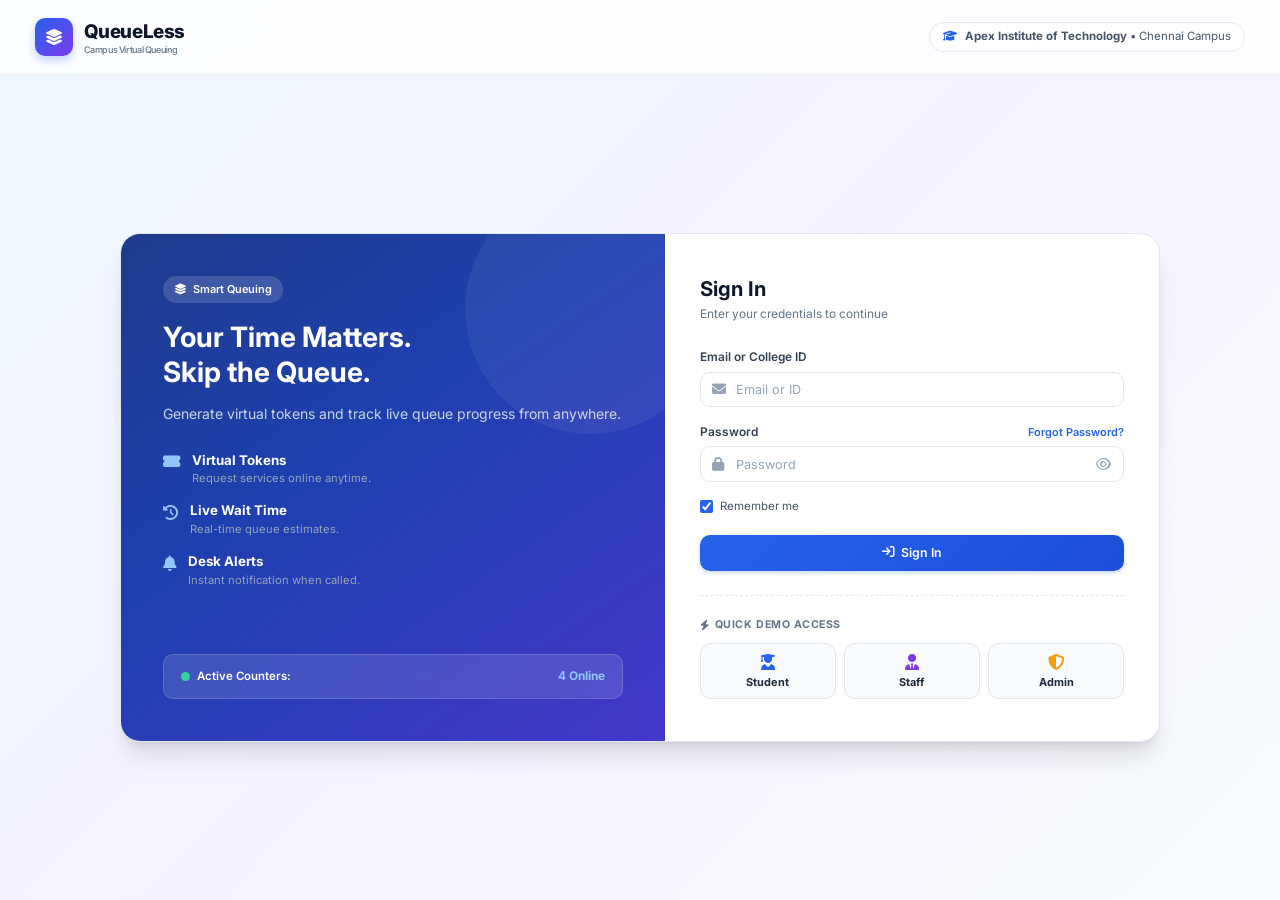
<file: index.html>
<!DOCTYPE html>
<html lang="en">
<head>
  <meta charset="UTF-8">
  <meta name="viewport" content="width=device-width, initial-scale=1.0">
  <title>QueueLess – Smart College Queue and Token Management System</title>
  <link rel="preconnect" href="https://fonts.googleapis.com">
  <link rel="preconnect" href="https://fonts.gstatic.com" crossorigin>
  <link href="https://fonts.googleapis.com/css2?family=Inter:wght@300;400;500;600;700;800&display=swap" rel="stylesheet">
  <link rel="stylesheet" href="https://cdnjs.cloudflare.com/ajax/libs/font-awesome/6.5.1/css/all.min.css">
  <link rel="stylesheet" href="css/style.css">
</head>
<body class="auth-page">

  <!-- Header Bar -->
  <header class="auth-header">
    <div class="brand-logo">
      <div class="logo-icon">
        <i class="fa-solid fa-layer-group"></i>
      </div>
      <div>
        <span>QueueLess</span>
        <span style="font-size: 0.65rem; display: block; font-weight: 500; color: var(--slate-500); margin-top: -3px;">
          Campus Virtual Queuing
        </span>
      </div>
    </div>

    <div class="institution-pill">
      <i class="fa-solid fa-graduation-cap" style="color: var(--primary-600);"></i>
      <span><strong>Apex Institute of Technology</strong> • Chennai Campus</span>
    </div>
  </header>

  <!-- Main Container -->
  <main class="auth-main-container">
    <div class="auth-card-wrapper">
      
      <!-- Left Hero Pane -->
      <div class="auth-hero-pane">
        <div class="auth-hero-content">
          <div style="display: inline-flex; align-items: center; gap: 0.5rem; background: rgba(255,255,255,0.15); padding: 0.35rem 0.8rem; border-radius: var(--radius-full); font-size: 0.78rem; font-weight: 600; margin-bottom: 1.25rem;">
            <i class="fa-solid fa-layer-group"></i> Smart Queuing
          </div>
          <h2>Your Time Matters.<br>Skip the Queue.</h2>
          <p>
            Generate virtual tokens and track live queue progress from anywhere.
          </p>

          <div class="feature-list">
            <div class="feature-item">
              <i class="fa-solid fa-ticket-simple"></i>
              <div>
                <h4>Virtual Tokens</h4>
                <p>Request services online anytime.</p>
              </div>
            </div>
            <div class="feature-item">
              <i class="fa-solid fa-clock-rotate-left"></i>
              <div>
                <h4>Live Wait Time</h4>
                <p>Real-time queue estimates.</p>
              </div>
            </div>
            <div class="feature-item">
              <i class="fa-solid fa-bell"></i>
              <div>
                <h4>Desk Alerts</h4>
                <p>Instant notification when called.</p>
              </div>
            </div>
          </div>
        </div>

        <div class="live-ticker-badge">
          <div style="display: flex; align-items: center;">
            <span class="pulse-dot"></span>
            <span style="font-size: 0.82rem; font-weight: 600;">Active Counters:</span>
          </div>
          <span style="font-size: 0.85rem; font-weight: 700; color: #93c5fd;" id="active-counters-counter">4 Online</span>
        </div>
      </div>

      <!-- Right Form Pane -->
      <div class="auth-form-pane">
        <div class="auth-form-header">
          <h3>Sign In</h3>
          <p>Enter your credentials to continue</p>
        </div>

        <form id="login-form">
          <div class="form-group">
            <label class="form-label" for="login-email">Email or College ID</label>
            <div class="input-with-icon">
              <i class="fa-solid fa-envelope icon-prefix"></i>
              <input type="email" id="login-email" class="form-control" placeholder="Email or ID" required autocomplete="email">
            </div>
          </div>

          <div class="form-group">
            <div style="display: flex; justify-content: space-between; align-items: center;">
              <label class="form-label" for="login-password">Password</label>
              <a href="#" id="btn-forgot-password" style="font-size: 0.78rem; font-weight: 600;">Forgot Password?</a>
            </div>
            <div class="input-with-icon">
              <i class="fa-solid fa-lock icon-prefix"></i>
              <input type="password" id="login-password" class="form-control" placeholder="Password" required autocomplete="current-password">
              <button type="button" class="toggle-password" id="toggle-password-btn" aria-label="Toggle password visibility">
                <i class="fa-regular fa-eye"></i>
              </button>
            </div>
          </div>

          <div style="display: flex; align-items: center; justify-content: space-between; margin-bottom: 1.4rem;">
            <label style="display: flex; align-items: center; gap: 0.5rem; font-size: 0.82rem; color: var(--slate-600); cursor: pointer;">
              <input type="checkbox" id="remember-me" checked style="accent-color: var(--primary-600);">
              Remember me
            </label>
          </div>

          <button type="submit" class="btn btn-primary" style="width: 100%; padding: 0.75rem;">
            <i class="fa-solid fa-arrow-right-to-bracket"></i> Sign In
          </button>
        </form>

        <!-- Quick 1-Click Demo Logins -->
        <div class="demo-accounts-section">
          <div class="demo-pills-label">
            <i class="fa-solid fa-bolt"></i> Quick Demo Access
          </div>

          <div class="demo-buttons-grid">
            <button type="button" class="demo-btn student" id="demo-student-btn" title="Login as Student">
              <i class="fa-solid fa-user-graduate"></i>
              <span class="role-title">Student</span>
            </button>

            <button type="button" class="demo-btn staff" id="demo-staff-btn" title="Login as Staff">
              <i class="fa-solid fa-user-tie"></i>
              <span class="role-title">Staff</span>
            </button>

            <button type="button" class="demo-btn admin" id="demo-admin-btn" title="Login as Admin">
              <i class="fa-solid fa-shield-halved"></i>
              <span class="role-title">Admin</span>
            </button>
          </div>
        </div>

      </div>

    </div>
  </main>

  <!-- Forgot Password Modal -->
  <div class="modal-backdrop" id="modal-forgot-password">
    <div class="modal-card">
      <div class="modal-header">
        <h3><i class="fa-solid fa-key" style="color: var(--primary-600);"></i> Password Recovery</h3>
        <button class="close-btn" data-modal-close="modal-forgot-password"><i class="fa-solid fa-xmark"></i></button>
      </div>
      <div class="modal-body">
        <p style="font-size: 0.88rem; color: var(--slate-600); margin-bottom: 1.25rem;">
          Enter your registered college email address to receive password reset instructions.
        </p>
        <div class="form-group">
          <label class="form-label" for="recovery-email">College Email ID</label>
          <div class="input-with-icon">
            <i class="fa-solid fa-envelope icon-prefix"></i>
            <input type="email" id="recovery-email" class="form-control" placeholder="yourname@college.edu" value="student@college.edu">
          </div>
        </div>
      </div>
      <div class="modal-footer">
        <button type="button" class="btn btn-secondary" data-modal-close="modal-forgot-password">Cancel</button>
        <button type="button" class="btn btn-primary" id="btn-submit-recovery">Send Reset Link</button>
      </div>
    </div>
  </div>

  <!-- Scripts -->
  <script src="js/data.js"></script>
  <script src="js/app.js"></script>
  <script>
    document.addEventListener('DOMContentLoaded', () => {
      // Check if already logged in
      const existingUser = window.queueLessStore.getAuth();
      if (existingUser) {
        if (existingUser.role === 'Student') window.location.href = 'student-dashboard.html';
        else if (existingUser.role === 'Staff') window.location.href = 'staff-dashboard.html';
        else if (existingUser.role === 'Admin') window.location.href = 'admin-dashboard.html';
        return;
      }

      // Password toggle
      const toggleBtn = document.getElementById('toggle-password-btn');
      const passwordInput = document.getElementById('login-password');
      toggleBtn.addEventListener('click', () => {
        const type = passwordInput.getAttribute('type') === 'password' ? 'text' : 'password';
        passwordInput.setAttribute('type', type);
        toggleBtn.innerHTML = type === 'password' ? '<i class="fa-regular fa-eye"></i>' : '<i class="fa-regular fa-eye-slash"></i>';
      });

      // Quick 1-Click Demo Buttons
      document.getElementById('demo-student-btn').addEventListener('click', () => {
        document.getElementById('login-email').value = 'student@college.edu';
        document.getElementById('login-password').value = 'Queue123!';
        submitLogin('student@college.edu', 'Queue123!');
      });

      document.getElementById('demo-staff-btn').addEventListener('click', () => {
        document.getElementById('login-email').value = 'staff@college.edu';
        document.getElementById('login-password').value = 'Queue123!';
        submitLogin('staff@college.edu', 'Queue123!');
      });

      document.getElementById('demo-admin-btn').addEventListener('click', () => {
        document.getElementById('login-email').value = 'admin@college.edu';
        document.getElementById('login-password').value = 'Queue123!';
        submitLogin('admin@college.edu', 'Queue123!');
      });

      // Form Submit
      const loginForm = document.getElementById('login-form');
      loginForm.addEventListener('submit', (e) => {
        e.preventDefault();
        const email = document.getElementById('login-email').value.trim();
        const password = document.getElementById('login-password').value;
        submitLogin(email, password);
      });

      function submitLogin(email, password) {
        if (!email || !password) {
          QueueLessApp.showToast('Please enter both email and password.', 'error', 'Validation Error');
          return;
        }

        // Demo credential checks
        let userRole = null;
        let userData = null;

        if (email.toLowerCase() === 'student@college.edu' || email.toLowerCase() === '21bce1042') {
          userRole = 'Student';
          const profile = window.queueLessStore.getStudentProfile();
          userData = {
            name: profile.name,
            email: profile.email,
            role: 'Student',
            id: profile.registerNumber,
            department: profile.department
          };
        } else if (email.toLowerCase() === 'staff@college.edu') {
          userRole = 'Staff';
          const staff = window.queueLessStore.getStaff()[0];
          userData = {
            name: staff.name,
            email: staff.email,
            role: 'Staff',
            id: staff.id,
            department: staff.department
          };
        } else if (email.toLowerCase() === 'admin@college.edu') {
          userRole = 'Admin';
          userData = {
            name: 'Dr. K. Narayanan (Dean)',
            email: 'admin@college.edu',
            role: 'Admin',
            id: 'ADM-001',
            department: 'College Administration'
          };
        } else {
          // If password matches demo standard, infer role or default to Student
          if (password === 'Queue123!') {
            userRole = 'Student';
            userData = {
              name: email.split('@')[0].toUpperCase(),
              email: email,
              role: 'Student',
              id: 'STU-' + Math.floor(Math.random() * 9000 + 1000),
              department: 'General Engineering'
            };
          } else {
            QueueLessApp.showToast('Invalid credentials. For demo, use student@college.edu, staff@college.edu, or admin@college.edu with password Queue123!', 'error', 'Login Failed');
            return;
          }
        }

        // Store session
        window.queueLessStore.setAuth(userData);
        QueueLessApp.showToast(`Welcome back, ${userData.name}! Redirecting to ${userRole} Dashboard...`, 'success', 'Login Successful');

        setTimeout(() => {
          if (userRole === 'Student') window.location.href = 'student-dashboard.html';
          else if (userRole === 'Staff') window.location.href = 'staff-dashboard.html';
          else if (userRole === 'Admin') window.location.href = 'admin-dashboard.html';
        }, 700);
      }

      // Forgot password modal triggers
      document.getElementById('btn-forgot-password').addEventListener('click', (e) => {
        e.preventDefault();
        QueueLessApp.openModal('modal-forgot-password');
      });

      document.getElementById('btn-submit-recovery').addEventListener('click', () => {
        const email = document.getElementById('recovery-email').value;
        if (!email) {
          QueueLessApp.showToast('Please enter your registered email.', 'error');
          return;
        }
        QueueLessApp.closeModal('modal-forgot-password');
        QueueLessApp.showToast(`Password recovery link simulated for ${email}. Check your demo mailbox!`, 'success', 'Recovery Email Sent');
      });
    });
  </script>
</body>
</html>
</file>
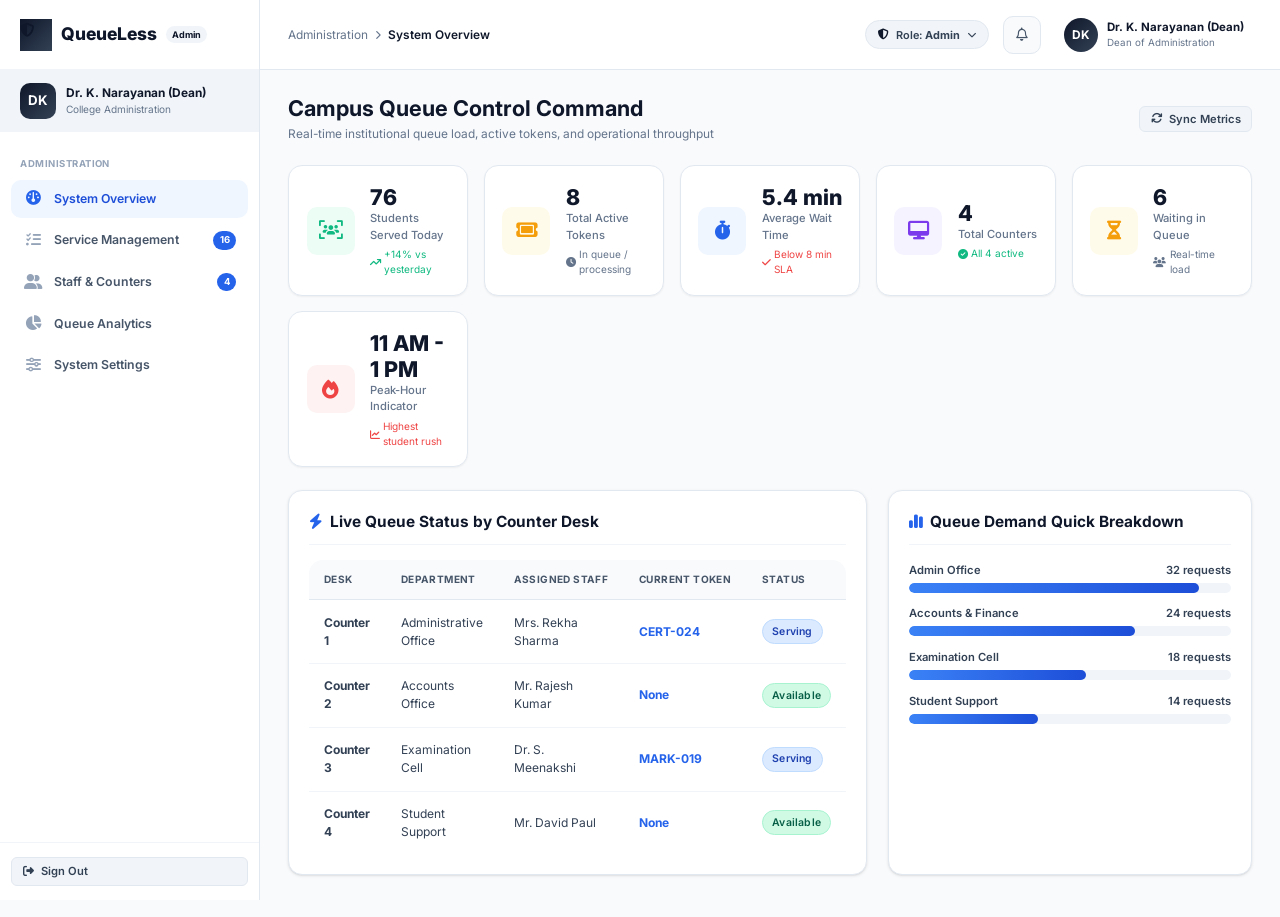
<file: admin-dashboard.html>
<!DOCTYPE html>
<html lang="en">
<head>
  <meta charset="UTF-8">
  <meta name="viewport" content="width=device-width, initial-scale=1.0">
  <title>Admin Portal – QueueLess Campus Queue Management</title>
  <link rel="preconnect" href="https://fonts.googleapis.com">
  <link rel="preconnect" href="https://fonts.gstatic.com" crossorigin>
  <link href="https://fonts.googleapis.com/css2?family=Inter:wght@300;400;500;600;700;800&display=swap" rel="stylesheet">
  <link rel="stylesheet" href="https://cdnjs.cloudflare.com/ajax/libs/font-awesome/6.5.1/css/all.min.css">
  <link rel="stylesheet" href="css/style.css">
</head>
<body>

  <div class="dashboard-layout">
    <!-- Sidebar -->
    <aside class="sidebar">
      <div class="sidebar-header">
        <a href="admin-dashboard.html" class="sidebar-brand">
          <div class="logo-icon" style="width: 32px; height: 32px; font-size: 1rem; background: linear-gradient(135deg, #0f172a, #334155);">
            <i class="fa-solid fa-shield-halved"></i>
          </div>
          <span>QueueLess</span>
          <span class="brand-badge" style="background: #f1f5f9; color: #0f172a;">Admin</span>
        </a>
      </div>

      <div class="sidebar-role-indicator" style="background-color: var(--slate-100);">
        <div class="role-avatar sync-user-initials" style="background: linear-gradient(135deg, #0f172a, #334155);">KN</div>
        <div class="role-info">
          <div class="role-name sync-user-name">Dr. K. Narayanan</div>
          <div class="role-title-tag sync-user-dept">Dean of Academic Admin</div>
        </div>
      </div>

      <nav class="sidebar-nav">
        <div class="nav-section-title">Administration</div>
        <a href="#overview" class="nav-link active" data-tab="overview">
          <div class="nav-left">
            <i class="fa-solid fa-gauge"></i>
            <span>System Overview</span>
          </div>
        </a>
        <a href="#services" class="nav-link" data-tab="services">
          <div class="nav-left">
            <i class="fa-solid fa-list-check"></i>
            <span>Service Management</span>
          </div>
          <span class="nav-badge" id="admin-badge-services-count">16</span>
        </a>
        <a href="#staff" class="nav-link" data-tab="staff">
          <div class="nav-left">
            <i class="fa-solid fa-user-group"></i>
            <span>Staff & Counters</span>
          </div>
          <span class="nav-badge" id="admin-badge-staff-count">4</span>
        </a>
        <a href="#analytics" class="nav-link" data-tab="analytics">
          <div class="nav-left">
            <i class="fa-solid fa-chart-pie"></i>
            <span>Queue Analytics</span>
          </div>
        </a>
        <a href="#settings" class="nav-link" data-tab="settings">
          <div class="nav-left">
            <i class="fa-solid fa-sliders"></i>
            <span>System Settings</span>
          </div>
        </a>
      </nav>

      <div class="sidebar-footer">
        <a href="#" class="btn btn-secondary btn-sm" data-action-logout style="width: 100%; justify-content: flex-start;">
          <i class="fa-solid fa-right-from-bracket"></i> Sign Out
        </a>
      </div>
    </aside>

    <!-- Main Wrapper -->
    <div class="main-wrapper">
      
      <!-- Top Navbar -->
      <header class="top-navbar">
        <div class="nav-left-bar">
          <button type="button" class="mobile-menu-btn" id="mobile-menu-toggle" aria-label="Open menu">
            <i class="fa-solid fa-bars"></i>
          </button>
          <div class="page-breadcrumb">
            <span>Administration</span>
            <i class="fa-solid fa-chevron-right" style="font-size: 0.65rem;"></i>
            <span class="current">System Overview</span>
          </div>
        </div>

        <div class="nav-right-bar">
          <!-- Role Switcher Dropdown (Demo Helper) -->
          <div class="role-switcher-dropdown">
            <button class="role-switcher-btn" id="role-switch-pill" title="Switch Demo View">
              <i class="fa-solid fa-shield-halved" style="color: var(--slate-900);"></i>
              <span>Role: <strong>Admin</strong></span>
              <i class="fa-solid fa-chevron-down" style="font-size: 0.65rem;"></i>
            </button>
            <div class="notifications-dropdown" id="role-menu-dropdown" style="width: 200px; padding: 0.4rem;">
              <a href="#" class="nav-link" data-switch-role="Student" style="font-size: 0.82rem; padding: 0.5rem;"><i class="fa-solid fa-user-graduate"></i> Student View</a>
              <a href="#" class="nav-link" data-switch-role="Staff" style="font-size: 0.82rem; padding: 0.5rem;"><i class="fa-solid fa-user-tie"></i> Staff View</a>
              <a href="#" class="nav-link" data-switch-role="Admin" style="font-size: 0.82rem; padding: 0.5rem;"><i class="fa-solid fa-shield-halved"></i> Admin View</a>
            </div>
          </div>

          <!-- Notification Bell -->
          <div class="notification-menu-wrapper">
            <button class="nav-icon-btn" id="notif-bell-btn" aria-label="Notifications">
              <i class="fa-regular fa-bell"></i>
              <span class="notif-badge-count" id="notif-badge-count" style="display: none;">0</span>
            </button>

            <!-- Dropdown -->
            <div class="notifications-dropdown" id="notifications-dropdown">
              <div class="dropdown-header">
                <h4>System Audit Notifications</h4>
                <button type="button" id="btn-mark-all-read" style="font-size: 0.72rem; color: var(--primary-600); font-weight: 600;">Mark read</button>
              </div>
              <div class="notifications-list" id="notifications-dropdown-list">
                <!-- Injected via app.js -->
              </div>
              <div class="dropdown-footer">
                <span class="text-xs text-muted">Admin logs</span>
                <button type="button" id="btn-clear-notifications">Clear</button>
              </div>
            </div>
          </div>

          <!-- User Menu -->
          <div class="user-profile-menu">
            <div class="user-avatar-sm sync-user-initials" style="background: linear-gradient(135deg, #0f172a, #334155);">KN</div>
            <div class="user-meta-sm">
              <span class="name sync-user-name">Dr. K. Narayanan</span>
              <span class="dept">Dean of Administration</span>
            </div>
          </div>
        </div>
      </header>

      <!-- Main Body Container -->
      <main class="content-body">
        
        <!-- =================================================================
             VIEW 1: SYSTEM OVERVIEW
             ================================================================= -->
        <section class="view-pane active" id="view-overview">
          
          <div class="view-header">
            <div class="view-title-group">
              <h2>Campus Queue Control Command</h2>
              <p>Real-time institutional queue load, active tokens, and operational throughput</p>
            </div>
            <div style="display: flex; gap: 0.6rem;">
              <button class="btn btn-secondary btn-sm" id="btn-admin-sync">
                <i class="fa-solid fa-arrows-rotate"></i> Sync Metrics
              </button>
            </div>
          </div>

          <!-- KPI Metrics (6 Required) -->
          <div class="stats-grid" style="grid-template-columns: repeat(auto-fit, minmax(180px, 1fr));">
            <div class="stat-card">
              <div class="stat-icon green">
                <i class="fa-solid fa-users-viewfinder"></i>
              </div>
              <div class="stat-content">
                <span class="stat-value" id="admin-kpi-served-today">76</span>
                <span class="stat-label">Students Served Today</span>
                <span class="stat-trend trend-up"><i class="fa-solid fa-arrow-trend-up"></i> +14% vs yesterday</span>
              </div>
            </div>

            <div class="stat-card">
              <div class="stat-icon amber">
                <i class="fa-solid fa-ticket"></i>
              </div>
              <div class="stat-content">
                <span class="stat-value" id="admin-kpi-active-tokens">8</span>
                <span class="stat-label">Total Active Tokens</span>
                <span class="stat-trend text-muted"><i class="fa-solid fa-clock"></i> In queue / processing</span>
              </div>
            </div>

            <div class="stat-card">
              <div class="stat-icon blue">
                <i class="fa-solid fa-stopwatch"></i>
              </div>
              <div class="stat-content">
                <span class="stat-value" id="admin-kpi-avg-wait">5.4 min</span>
                <span class="stat-label">Average Wait Time</span>
                <span class="stat-trend trend-down"><i class="fa-solid fa-check"></i> Below 8 min SLA</span>
              </div>
            </div>

            <div class="stat-card">
              <div class="stat-icon violet">
                <i class="fa-solid fa-desktop"></i>
              </div>
              <div class="stat-content">
                <span class="stat-value" id="admin-kpi-total-counters">4</span>
                <span class="stat-label">Total Counters</span>
                <span class="stat-trend trend-up"><i class="fa-solid fa-circle-check"></i> All 4 active</span>
              </div>
            </div>

            <div class="stat-card">
              <div class="stat-icon amber">
                <i class="fa-solid fa-hourglass-half"></i>
              </div>
              <div class="stat-content">
                <span class="stat-value" id="admin-kpi-pending-requests">6</span>
                <span class="stat-label">Waiting in Queue</span>
                <span class="stat-trend text-muted"><i class="fa-solid fa-users"></i> Real-time load</span>
              </div>
            </div>

            <div class="stat-card">
              <div class="stat-icon red">
                <i class="fa-solid fa-fire"></i>
              </div>
              <div class="stat-content">
                <span class="stat-value">11 AM - 1 PM</span>
                <span class="stat-label">Peak-Hour Indicator</span>
                <span class="stat-trend trend-down"><i class="fa-solid fa-chart-line"></i> Highest student rush</span>
              </div>
            </div>
          </div>

          <!-- Overview Secondary Section: Live Active Queues Overview -->
          <div style="display: grid; grid-template-columns: 1.3fr 1fr; gap: 1.5rem; margin-top: 1.5rem;">
            
            <div class="card">
              <div class="card-header">
                <div class="card-title">
                  <i class="fa-solid fa-bolt" style="color: var(--primary-600);"></i>
                  <span>Live Queue Status by Counter Desk</span>
                </div>
              </div>
              <div class="table-responsive" style="border: none;">
                <table class="custom-table" id="admin-counters-summary-table">
                  <thead>
                    <tr>
                      <th>Desk</th>
                      <th>Department</th>
                      <th>Assigned Staff</th>
                      <th>Current Token</th>
                      <th>Status</th>
                    </tr>
                  </thead>
                  <tbody id="admin-counters-summary-tbody">
                    <!-- Injected via admin.js -->
                  </tbody>
                </table>
              </div>
            </div>

            <div class="card">
              <div class="card-header">
                <div class="card-title">
                  <i class="fa-solid fa-chart-simple"></i>
                  <span>Queue Demand Quick Breakdown</span>
                </div>
              </div>
              <div class="css-bar-chart" id="admin-quick-breakdown-chart">
                <!-- CSS bar chart injected via admin.js -->
              </div>
            </div>

          </div>

        </section>

        <!-- =================================================================
             VIEW 2: SERVICE MANAGEMENT
             ================================================================= -->
        <section class="view-pane" id="view-services">
          <div class="view-header">
            <div class="view-title-group">
              <h2>College Services Management</h2>
              <p>Configure durations, maximum capacity, prefixes, and toggle service availability</p>
            </div>
            <button class="btn btn-primary btn-sm" id="btn-admin-add-service-modal">
              <i class="fa-solid fa-plus"></i> Add New Service
            </button>
          </div>

          <div class="table-responsive">
            <div class="table-filter-header">
              <div class="search-input-box">
                <i class="fa-solid fa-magnifying-glass"></i>
                <input type="text" id="admin-services-search" placeholder="Search service name or department...">
              </div>
            </div>

            <table class="custom-table" id="admin-services-table">
              <thead>
                <tr>
                  <th>Prefix</th>
                  <th>Service Name</th>
                  <th>Department</th>
                  <th>Avg Duration</th>
                  <th>Max Capacity</th>
                  <th>Queue Today</th>
                  <th>Status</th>
                  <th style="text-align: right;">Action</th>
                </tr>
              </thead>
              <tbody id="admin-services-table-body">
                <!-- Injected via admin.js -->
              </tbody>
            </table>
          </div>
        </section>

        <!-- =================================================================
             VIEW 3: STAFF & COUNTER MANAGEMENT
             ================================================================= -->
        <section class="view-pane" id="view-staff">
          <div class="view-header">
            <div class="view-title-group">
              <h2>Staff Accounts & Desk Allocation</h2>
              <p>Assign administrative personnel to departments and specific service counter desks</p>
            </div>
            <button class="btn btn-primary btn-sm" id="btn-admin-add-staff-modal">
              <i class="fa-solid fa-user-plus"></i> Add Staff Account
            </button>
          </div>

          <div class="card" style="margin-bottom: 1.8rem;">
            <div class="card-header">
              <div class="card-title">
                <i class="fa-solid fa-users"></i> Staff Workload & Assignment
              </div>
            </div>
            <div class="table-responsive" style="border: none;">
              <table class="custom-table" id="admin-staff-management-table">
                <thead>
                  <tr>
                    <th>Staff Officer</th>
                    <th>Email</th>
                    <th>Department</th>
                    <th>Assigned Counter</th>
                    <th>Served Today</th>
                    <th>Avg Service Time</th>
                    <th>Account Status</th>
                    <th style="text-align: right;">Actions</th>
                  </tr>
                </thead>
                <tbody id="admin-staff-management-tbody">
                  <!-- Injected via admin.js -->
                </tbody>
              </table>
            </div>
          </div>

          <!-- Counter Hardware / Desk Config -->
          <div class="card">
            <div class="card-header">
              <div class="card-title">
                <i class="fa-solid fa-desktop"></i> Campus Service Desks Configuration
              </div>
            </div>
            <div class="table-responsive" style="border: none;">
              <table class="custom-table" id="admin-counters-config-table">
                <thead>
                  <tr>
                    <th>Counter #</th>
                    <th>Desk Name</th>
                    <th>Department</th>
                    <th>Assigned Officer</th>
                    <th>Serving Status</th>
                    <th style="text-align: right;">Actions</th>
                  </tr>
                </thead>
                <tbody id="admin-counters-config-tbody">
                  <!-- Injected via admin.js -->
                </tbody>
              </table>
            </div>
          </div>
        </section>

        <!-- =================================================================
             VIEW 4: QUEUE ANALYTICS
             ================================================================= -->
        <section class="view-pane" id="view-analytics">
          <div class="view-header">
            <div class="view-title-group">
              <h2>Campus Queue Analytics & Performance Trends</h2>
              <p>Turnaround time, peak load distribution, and departmental efficiency reports</p>
            </div>
            <div style="display: flex; gap: 0.6rem;">
              <select id="analytics-date-filter" class="form-control" style="width: 150px; padding: 0.45rem 0.8rem; font-size: 0.82rem;">
                <option value="today">Today (Live)</option>
                <option value="week">This Week</option>
                <option value="month">This Month</option>
              </select>
            </div>
          </div>

          <div class="analytics-grid">
            <!-- 1. Requests per service -->
            <div class="chart-card">
              <div class="card-title">
                <i class="fa-solid fa-chart-column"></i>
                <span>Requests Volume per Service</span>
              </div>
              <p class="text-xs text-muted">Breakdown of service requests initiated today</p>
              <div class="css-bar-chart" id="chart-analytics-service-volume">
                <!-- Injected via admin.js -->
              </div>
            </div>

            <!-- 2. Wait times by department -->
            <div class="chart-card">
              <div class="card-title">
                <i class="fa-solid fa-clock"></i>
                <span>Average Waiting Time by Department</span>
              </div>
              <p class="text-xs text-muted">Mean waiting time experienced by students (minutes)</p>
              <div class="css-bar-chart" id="chart-analytics-wait-by-dept">
                <!-- Injected via admin.js -->
              </div>
            </div>

            <!-- 3. Hourly queue demand -->
            <div class="chart-card">
              <div class="card-title">
                <i class="fa-solid fa-timeline"></i>
                <span>Hourly Queue Demand Curve</span>
              </div>
              <p class="text-xs text-muted">Student footfall across campus office hours</p>
              <div class="css-bar-chart" id="chart-analytics-hourly-demand">
                <!-- Injected via admin.js -->
              </div>
            </div>

            <!-- 4. Counter Utilization -->
            <div class="chart-card">
              <div class="card-title">
                <i class="fa-solid fa-tachograph-digital"></i>
                <span>Counter Desk Utilization Rates</span>
              </div>
              <p class="text-xs text-muted">Operational throughput vs idle wait time</p>
              <div class="css-bar-chart" id="chart-analytics-counter-util">
                <!-- Injected via admin.js -->
              </div>
            </div>
          </div>
        </section>

        <!-- =================================================================
             VIEW 5: SYSTEM SETTINGS
             ================================================================= -->
        <section class="view-pane" id="view-settings">
          <div class="view-header">
            <div class="view-title-group">
              <h2>System Settings & Institutional Rules</h2>
              <p>Configure campus institution metadata, SLA tolerances, and reset prototype data</p>
            </div>
          </div>

          <div style="display: grid; grid-template-columns: 1.5fr 1fr; gap: 1.5rem;">
            
            <div class="card">
              <div class="card-header">
                <div class="card-title">
                  <i class="fa-solid fa-sliders"></i> System Parameters
                </div>
              </div>
              <form id="form-system-settings">
                <div class="form-group">
                  <label class="form-label">College / Academic Institution Name</label>
                  <input type="text" id="set-college-name" class="form-control" required>
                </div>

                <div class="form-group">
                  <label class="form-label">Institution Tagline & Accreditations</label>
                  <input type="text" id="set-tagline" class="form-control">
                </div>

                <div style="display: grid; grid-template-columns: 1fr 1fr; gap: 1rem;">
                  <div class="form-group">
                    <label class="form-label">Office Opening Hours</label>
                    <input type="text" id="set-hours" class="form-control" required>
                  </div>
                  <div class="form-group">
                    <label class="form-label">Service Working Days</label>
                    <input type="text" id="set-working-days" class="form-control" required>
                  </div>
                </div>

                <div style="display: grid; grid-template-columns: 1fr 1fr; gap: 1rem;">
                  <div class="form-group">
                    <label class="form-label">Max Active Tokens Per Student</label>
                    <input type="number" id="set-max-tokens" class="form-control" min="1" max="10" required>
                  </div>
                  <div class="form-group">
                    <label class="form-label">Default Service Duration (Mins)</label>
                    <input type="number" id="set-default-duration" class="form-control" min="1" max="60" required>
                  </div>
                </div>

                <div style="margin-top: 1.25rem; display: flex; justify-content: flex-end;">
                  <button type="submit" class="btn btn-primary">
                    <i class="fa-solid fa-floppy-disk"></i> Save System Settings
                  </button>
                </div>
              </form>
            </div>

            <!-- Danger Zone & Reset Demo Data -->
            <div style="display: flex; flex-direction: column; gap: 1.5rem;">
              <div class="card" style="border-left: 4px solid var(--danger-main);">
                <div class="card-title" style="color: var(--danger-main); margin-bottom: 0.6rem;">
                  <i class="fa-solid fa-triangle-exclamation"></i> Reset Prototype Demo Data
                </div>
                <p class="text-xs text-muted" style="margin-bottom: 1.2rem; line-height: 1.45;">
                  Resets LocalStorage back to pristine seed records (all 16 original services, initial 12 sample student tokens, 4 active counters, and realistic test notifications).
                </p>
                <button type="button" class="btn btn-danger btn-sm" id="btn-reset-demo-data-trigger">
                  <i class="fa-solid fa-rotate-left"></i> Reset All Demo Data
                </button>
              </div>

              <div class="card">
                <div class="card-title" style="margin-bottom: 0.6rem;">
                  <i class="fa-solid fa-circle-info"></i> Prototype Environment
                </div>
                <p class="text-xs text-muted" style="line-height: 1.45;">
                  QueueLess frontend runs entirely within HTML5, CSS3, and JavaScript LocalStorage. Cross-tab synchronization uses browser <code>StorageEvent</code> channels.
                </p>
                <div style="margin-top: 0.75rem; font-size: 0.75rem; color: var(--slate-500);">
                  Version: <strong>2.4.0 (Autonomous Campus Release)</strong>
                </div>
              </div>
            </div>

          </div>

        </section>

      </main>
    </div>
  </div>

  <!-- =================================================================
       MODAL 1: ADD / EDIT SERVICE MODAL
       ================================================================= -->
  <div class="modal-backdrop" id="modal-service-form">
    <div class="modal-card">
      <div class="modal-header">
        <h3 id="modal-service-title"><i class="fa-solid fa-file-circle-plus" style="color: var(--primary-600);"></i> Add New College Service</h3>
        <button class="close-btn" data-modal-close="modal-service-form"><i class="fa-solid fa-xmark"></i></button>
      </div>
      <form id="form-manage-service">
        <input type="hidden" id="manage-service-id">
        <div class="modal-body">
          <div class="form-group">
            <label class="form-label">Service Name <span style="color: var(--danger-main);">*</span></label>
            <input type="text" id="srv-input-name" class="form-control" placeholder="e.g. Migration Certificate" required>
          </div>

          <div style="display: grid; grid-template-columns: 1fr 1fr; gap: 1rem;">
            <div class="form-group">
              <label class="form-label">Department <span style="color: var(--danger-main);">*</span></label>
              <select id="srv-input-dept" class="form-control" required>
                <option value="Administrative Office">Administrative Office</option>
                <option value="Accounts Office">Accounts Office</option>
                <option value="Examination Cell">Examination Cell</option>
                <option value="Student Affairs">Student Affairs</option>
                <option value="Student Support">Student Support</option>
                <option value="Hostel Office">Hostel Office</option>
                <option value="Transport Office">Transport Office</option>
                <option value="Library">Library</option>
              </select>
            </div>

            <div class="form-group">
              <label class="form-label">Token Code Prefix <span style="color: var(--danger-main);">*</span></label>
              <input type="text" id="srv-input-prefix" class="form-control" placeholder="e.g. MIG, CERT" maxlength="6" required>
            </div>
          </div>

          <div class="form-group">
            <label class="form-label">Service Description</label>
            <textarea id="srv-input-desc" class="form-control" rows="2" placeholder="Brief explanation for students..."></textarea>
          </div>

          <div style="display: grid; grid-template-columns: 1fr 1fr; gap: 1rem;">
            <div class="form-group">
              <label class="form-label">Avg Duration (Minutes) <span style="color: var(--danger-main);">*</span></label>
              <input type="number" id="srv-input-duration" class="form-control" min="1" max="60" value="6" required>
            </div>

            <div class="form-group">
              <label class="form-label">Max Daily Queue Capacity <span style="color: var(--danger-main);">*</span></label>
              <input type="number" id="srv-input-capacity" class="form-control" min="5" max="300" value="50" required>
            </div>
          </div>

          <div class="form-group">
            <label style="display: flex; align-items: center; gap: 0.6rem; cursor: pointer; font-size: 0.88rem; font-weight: 600;">
              <input type="checkbox" id="srv-input-active" checked style="accent-color: var(--primary-600); width: 18px; height: 18px;">
              <span>Service Enabled and Accepting Tokens</span>
            </label>
          </div>
        </div>
        <div class="modal-footer">
          <button type="button" class="btn btn-secondary" data-modal-close="modal-service-form">Cancel</button>
          <button type="submit" class="btn btn-primary" id="btn-save-service">Save Service</button>
        </div>
      </form>
    </div>
  </div>

  <!-- =================================================================
       MODAL 2: ADD / EDIT STAFF MODAL
       ================================================================= -->
  <div class="modal-backdrop" id="modal-staff-form">
    <div class="modal-card">
      <div class="modal-header">
        <h3 id="modal-staff-title"><i class="fa-solid fa-user-plus" style="color: var(--primary-600);"></i> Add Staff Demo Account</h3>
        <button class="close-btn" data-modal-close="modal-staff-form"><i class="fa-solid fa-xmark"></i></button>
      </div>
      <form id="form-manage-staff">
        <input type="hidden" id="manage-staff-id">
        <div class="modal-body">
          <div class="form-group">
            <label class="form-label">Staff Officer Full Name <span style="color: var(--danger-main);">*</span></label>
            <input type="text" id="stf-input-name" class="form-control" placeholder="e.g. Mr. Anand Mohan" required>
          </div>

          <div class="form-group">
            <label class="form-label">College Email ID <span style="color: var(--danger-main);">*</span></label>
            <input type="email" id="stf-input-email" class="form-control" placeholder="anand.m@college.edu" required>
          </div>

          <div style="display: grid; grid-template-columns: 1fr 1fr; gap: 1rem;">
            <div class="form-group">
              <label class="form-label">Department <span style="color: var(--danger-main);">*</span></label>
              <select id="stf-input-dept" class="form-control" required>
                <option value="Administrative Office">Administrative Office</option>
                <option value="Accounts Office">Accounts Office</option>
                <option value="Examination Cell">Examination Cell</option>
                <option value="Student Support">Student Support</option>
              </select>
            </div>

            <div class="form-group">
              <label class="form-label">Assign to Counter</label>
              <select id="stf-input-counter" class="form-control">
                <option value="cnt-1">Counter 1 – Certificate Section</option>
                <option value="cnt-2">Counter 2 – Accounts & Finance</option>
                <option value="cnt-3">Counter 3 – Examination Cell</option>
                <option value="cnt-4">Counter 4 – Student Support</option>
              </select>
            </div>
          </div>
        </div>
        <div class="modal-footer">
          <button type="button" class="btn btn-secondary" data-modal-close="modal-staff-form">Cancel</button>
          <button type="submit" class="btn btn-primary">Save Staff Account</button>
        </div>
      </form>
    </div>
  </div>

  <!-- =================================================================
       MODAL 3: RESET CONFIRMATION MODAL
       ================================================================= -->
  <div class="modal-backdrop" id="modal-confirm-reset">
    <div class="modal-card" style="max-width: 460px;">
      <div class="modal-header" style="background-color: var(--danger-bg); border-bottom-color: var(--danger-border);">
        <h3 style="color: var(--danger-text);"><i class="fa-solid fa-triangle-exclamation"></i> Confirm Factory Reset</h3>
        <button class="close-btn" data-modal-close="modal-confirm-reset"><i class="fa-solid fa-xmark"></i></button>
      </div>
      <div class="modal-body">
        <p class="text-sm" style="color: var(--slate-700); margin-bottom: 0.75rem;">
          This action will restore all LocalStorage records to default seed data:
        </p>
        <ul style="font-size: 0.8rem; color: var(--slate-600); margin-left: 1.25rem; line-height: 1.5;">
          <li>16 Default College Services</li>
          <li>4 Campus Counter Desks</li>
          <li>12 Realistic Student Demo Tokens</li>
          <li>Original Student Profile and Notifications</li>
        </ul>
      </div>
      <div class="modal-footer">
        <button type="button" class="btn btn-secondary" data-modal-close="modal-confirm-reset">Cancel</button>
        <button type="button" class="btn btn-danger" id="btn-confirm-execute-reset">
          <i class="fa-solid fa-rotate-left"></i> Yes, Reset Data
        </button>
      </div>
    </div>
  </div>

  <!-- Scripts -->
  <script src="js/data.js"></script>
  <script src="js/app.js"></script>
  <script src="js/admin.js"></script>
</body>
</html>
</file>
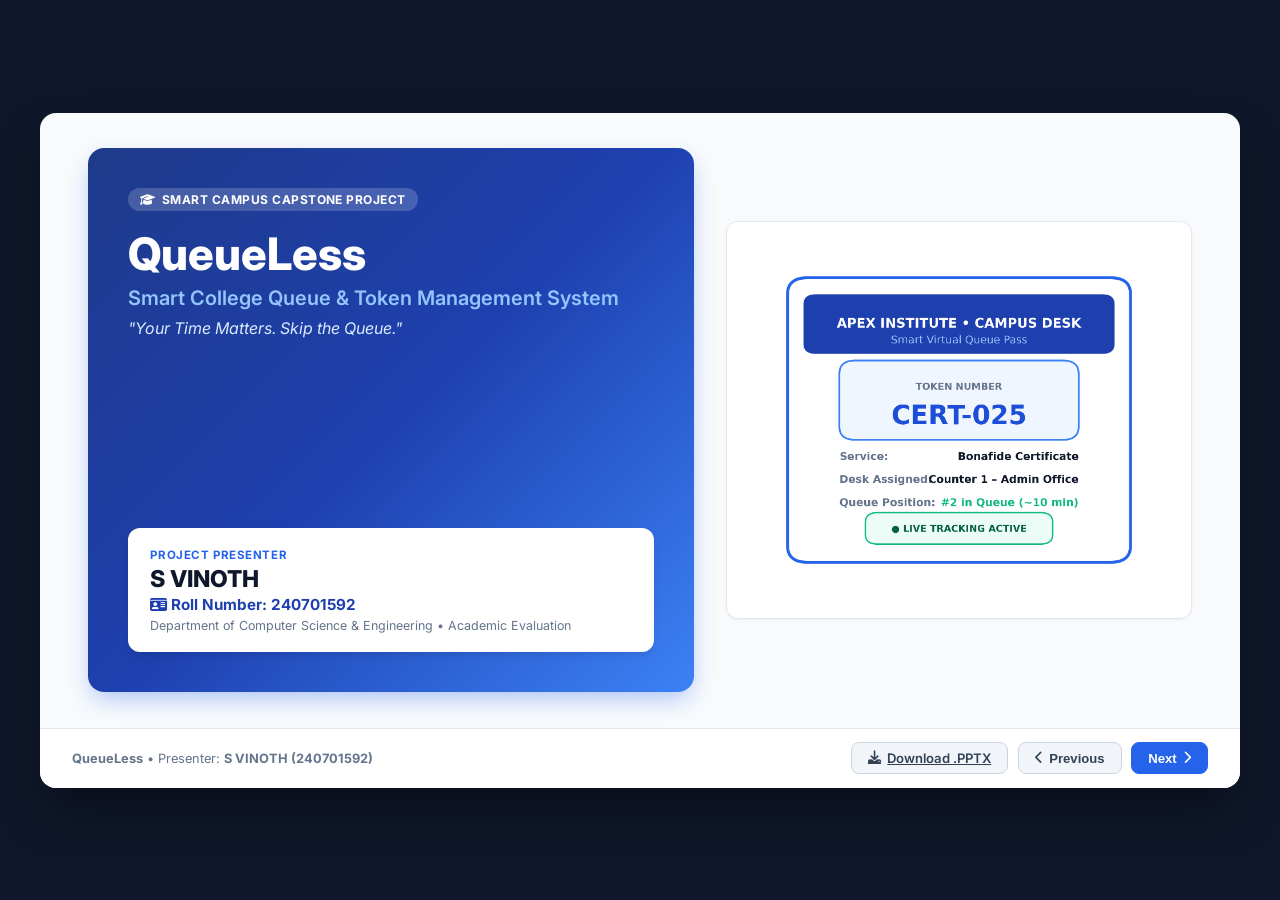
<file: presentation.html>
<!DOCTYPE html>
<html lang="en">
<head>
  <meta charset="UTF-8">
  <meta name="viewport" content="width=device-width, initial-scale=1.0">
  <title>QueueLess Project Presentation – S VINOTH (240701592)</title>
  <link rel="preconnect" href="https://fonts.googleapis.com">
  <link rel="preconnect" href="https://fonts.gstatic.com" crossorigin>
  <link href="https://fonts.googleapis.com/css2?family=Inter:wght@300;400;500;600;700;800&display=swap" rel="stylesheet">
  <link rel="stylesheet" href="https://cdnjs.cloudflare.com/ajax/libs/font-awesome/6.5.1/css/all.min.css">
  <style>
    *, *::before, *::after {
      box-sizing: border-box;
      margin: 0;
      padding: 0;
    }
    body {
      font-family: 'Inter', system-ui, sans-serif;
      background-color: #0f172a;
      color: #0f172a;
      min-height: 100vh;
      display: flex;
      flex-direction: column;
      align-items: center;
      justify-content: center;
      padding: 1.5rem;
    }
    .deck-container {
      width: 100%;
      max-width: 1200px;
      aspect-ratio: 16 / 9;
      background-color: #f8fafc;
      border-radius: 16px;
      box-shadow: 0 25px 50px -12px rgba(0, 0, 0, 0.5);
      position: relative;
      overflow: hidden;
      display: flex;
      flex-direction: column;
    }
    .slide {
      flex: 1;
      padding: 2.2rem 3rem;
      display: none;
      flex-direction: column;
      animation: fadeIn 0.3s ease;
    }
    .slide.active {
      display: flex;
    }
    @keyframes fadeIn {
      from { opacity: 0; transform: translateY(4px); }
      to { opacity: 1; transform: translateY(0); }
    }
    .slide-topbar {
      display: flex;
      justify-content: space-between;
      align-items: center;
      margin-bottom: 0.8rem;
    }
    .category-pill {
      display: inline-flex;
      align-items: center;
      gap: 0.4rem;
      background: #eff6ff;
      color: #2563eb;
      border: 1px solid #bfdbfe;
      padding: 0.25rem 0.75rem;
      border-radius: 9999px;
      font-size: 0.75rem;
      font-weight: 700;
      text-transform: uppercase;
      letter-spacing: 0.04em;
    }
    .slide-counter {
      font-size: 0.85rem;
      font-weight: 700;
      color: #64748b;
    }
    .slide-title {
      font-size: 1.65rem;
      font-weight: 800;
      color: #0f172a;
      margin-bottom: 1.25rem;
    }
    .slide-content-grid {
      flex: 1;
      display: grid;
      grid-template-columns: 1.15fr 1fr;
      gap: 1.8rem;
      align-items: stretch;
    }
    .content-card {
      background: #ffffff;
      border: 1px solid #e2e8f0;
      border-radius: 12px;
      padding: 1.4rem;
      box-shadow: 0 1px 3px rgba(0,0,0,0.05);
      display: flex;
      flex-direction: column;
      justify-content: space-between;
      font-size: 0.88rem;
      line-height: 1.5;
    }
    .visual-card {
      background: #ffffff;
      border: 1px solid #e2e8f0;
      border-radius: 12px;
      padding: 0.8rem;
      display: flex;
      align-items: center;
      justify-content: center;
      overflow: hidden;
      box-shadow: 0 1px 3px rgba(0,0,0,0.05);
    }
    .visual-card img {
      max-width: 100%;
      max-height: 100%;
      object-fit: contain;
    }
    .card-heading {
      font-size: 0.95rem;
      font-weight: 700;
      color: #1e40af;
      margin-bottom: 0.5rem;
      display: flex;
      align-items: center;
      gap: 0.4rem;
    }
    .bullet-item {
      margin-bottom: 0.6rem;
      color: #334155;
    }
    .bullet-item strong {
      color: #0f172a;
    }
    /* Slide 1 Custom Style */
    .slide-1-hero {
      flex: 1;
      display: grid;
      grid-template-columns: 1.3fr 1fr;
      gap: 2rem;
      align-items: center;
    }
    .hero-banner {
      background: linear-gradient(135deg, #1e3a8a 0%, #1e40af 50%, #3b82f6 100%);
      color: #ffffff;
      border-radius: 16px;
      padding: 2.5rem;
      box-shadow: 0 10px 25px -5px rgba(37, 99, 235, 0.4);
      height: 100%;
      display: flex;
      flex-direction: column;
      justify-content: space-between;
    }
    .hero-banner h1 {
      font-size: 2.8rem;
      font-weight: 800;
      line-height: 1.1;
      margin-bottom: 0.4rem;
    }
    .hero-banner h2 {
      font-size: 1.25rem;
      font-weight: 600;
      color: #93c5fd;
      margin-bottom: 0.5rem;
    }
    .hero-banner p.tagline {
      font-size: 1rem;
      font-style: italic;
      color: #dbeafe;
      margin-bottom: 1.5rem;
    }
    .presenter-badge {
      background: #ffffff;
      color: #0f172a;
      border-radius: 12px;
      padding: 1.2rem 1.4rem;
      box-shadow: 0 4px 6px -1px rgba(0,0,0,0.1);
    }
    .presenter-badge .label {
      font-size: 0.72rem;
      font-weight: 700;
      text-transform: uppercase;
      letter-spacing: 0.05em;
      color: #2563eb;
      margin-bottom: 0.2rem;
    }
    .presenter-badge .name {
      font-size: 1.45rem;
      font-weight: 800;
      color: #0f172a;
    }
    .presenter-badge .roll {
      font-size: 0.95rem;
      font-weight: 700;
      color: #1e40af;
      margin-top: 0.15rem;
    }
    .presenter-badge .meta {
      font-size: 0.78rem;
      color: #64748b;
      margin-top: 0.25rem;
    }
    /* Bottom Nav Bar */
    .deck-footer {
      height: 60px;
      background: #ffffff;
      border-top: 1px solid #e2e8f0;
      display: flex;
      align-items: center;
      justify-content: space-between;
      padding: 0 2rem;
    }
    .deck-footer .foot-info {
      font-size: 0.8rem;
      color: #64748b;
    }
    .nav-btn-group {
      display: flex;
      align-items: center;
      gap: 0.6rem;
    }
    .btn-slide {
      background: #f1f5f9;
      border: 1px solid #cbd5e1;
      padding: 0.45rem 1rem;
      border-radius: 8px;
      font-weight: 600;
      font-size: 0.82rem;
      color: #334155;
      cursor: pointer;
      display: inline-flex;
      align-items: center;
      gap: 0.4rem;
      transition: all 0.15s;
    }
    .btn-slide:hover {
      background: #e2e8f0;
      color: #0f172a;
    }
    .btn-slide.primary {
      background: #2563eb;
      color: #ffffff;
      border-color: #2563eb;
    }
    .btn-slide.primary:hover {
      background: #1d4ed8;
    }
  </style>
</head>
<body>

  <div class="deck-container">
    
    <!-- ==============================================================
         SLIDE 1: TITLE SLIDE
         ============================================================== -->
    <div class="slide active" id="slide-1">
      <div class="slide-1-hero">
        <div class="hero-banner">
          <div>
            <div style="display: inline-flex; align-items: center; gap: 0.4rem; background: rgba(255,255,255,0.18); padding: 0.25rem 0.75rem; border-radius: 9999px; font-size: 0.75rem; font-weight: 700; margin-bottom: 1.2rem; letter-spacing: 0.04em;">
              <i class="fa-solid fa-graduation-cap"></i> SMART CAMPUS CAPSTONE PROJECT
            </div>
            <h1>QueueLess</h1>
            <h2>Smart College Queue & Token Management System</h2>
            <p class="tagline">"Your Time Matters. Skip the Queue."</p>
          </div>

          <div class="presenter-badge">
            <div class="label">PROJECT PRESENTER</div>
            <div class="name">S VINOTH</div>
            <div class="roll"><i class="fa-solid fa-id-card"></i> Roll Number: 240701592</div>
            <div class="meta">Department of Computer Science & Engineering • Academic Evaluation</div>
          </div>
        </div>

        <div class="visual-card" style="padding: 1.5rem; background: #ffffff;">
          <img src="presentation_assets/slide1_token.png" alt="QueueLess Digital Token Pass">
        </div>
      </div>
    </div>

    <!-- ==============================================================
         SLIDE 2: PROBLEM STATEMENT & OBJECTIVES
         ============================================================== -->
    <div class="slide" id="slide-2">
      <div class="slide-topbar">
        <span class="category-pill"><i class="fa-solid fa-triangle-exclamation"></i> Background & Motivation</span>
        <span class="slide-counter">2 / 6</span>
      </div>
      <h2 class="slide-title">Problem Statement & Project Objectives</h2>

      <div class="slide-content-grid">
        <div class="content-card">
          <div>
            <div class="card-heading" style="color: #dc2626;"><i class="fa-solid fa-circle-xmark"></i> The Campus Challenge</div>
            <div class="bullet-item"><strong>Physical Queue Congestion:</strong> Students wait 45 to 90 minutes outside Administrative, Accounts, and Examination desks.</div>
            <div class="bullet-item"><strong>Disrupted Academics:</strong> Unpredictable waiting times force students to miss lectures, lab sessions, and submission hours.</div>
            <div class="bullet-item"><strong>Administrative Bottlenecks:</strong> Staff are overwhelmed by peak crowds and unorganized inquiries.</div>
          </div>

          <div style="margin-top: 1rem; padding-top: 1rem; border-top: 1px dashed #e2e8f0;">
            <div class="card-heading" style="color: #059669;"><i class="fa-solid fa-circle-check"></i> Project Objectives</div>
            <div class="bullet-item"><strong>100% Virtual Token Generation:</strong> Request college services remotely without physical queuing.</div>
            <div class="bullet-item"><strong>Mathematical Wait-Time Calculation:</strong> Dynamically compute wait time based on active desk capacity.</div>
            <div class="bullet-item"><strong>Live Multi-Stage Tracker:</strong> 5-stage progression from request to counter completion.</div>
          </div>
        </div>

        <div class="visual-card">
          <img src="presentation_assets/slide2_comparison.png" alt="Before vs After Comparison">
        </div>
      </div>
    </div>

    <!-- ==============================================================
         SLIDE 3: SYSTEM ARCHITECTURE & TECH STACK
         ============================================================== -->
    <div class="slide" id="slide-3">
      <div class="slide-topbar">
        <span class="category-pill"><i class="fa-solid fa-network-wired"></i> Architecture & Engineering</span>
        <span class="slide-counter">3 / 6</span>
      </div>
      <h2 class="slide-title">System Architecture & Technology Stack</h2>

      <div class="slide-content-grid">
        <div class="content-card">
          <div>
            <div class="card-heading"><i class="fa-solid fa-layer-group"></i> Architectural Architecture</div>
            <div class="bullet-item"><strong>Single-Page Architecture (SPA):</strong> High-performance client-side interface with modular controllers.</div>
            <div class="bullet-item"><strong>LocalStorage Storage Engine:</strong> Persists tokens, counters, staff workload, and profile records locally.</div>
            <div class="bullet-item"><strong>Cross-Tab Reactive Sync:</strong> Utilizes <code>StorageEvent</code> channels so staff actions immediately update student trackers across open tabs.</div>
          </div>

          <div style="margin-top: 1rem; padding-top: 1rem; border-top: 1px dashed #e2e8f0;">
            <div class="card-heading" style="color: #7c3aed;"><i class="fa-solid fa-microchip"></i> Technology Stack</div>
            <div class="bullet-item"><strong>Frontend:</strong> HTML5 Semantic UI, CSS3 Modern SaaS Design System, Vanilla JavaScript (ES6+).</div>
            <div class="bullet-item"><strong>Typography & Icons:</strong> Google Fonts (Inter) & Font Awesome 6.5.</div>
            <div class="bullet-item"><strong>Hosting & CI/CD:</strong> GitHub Pages with automated GitHub Actions workflow.</div>
          </div>
        </div>

        <div class="visual-card">
          <img src="presentation_assets/slide3_architecture.png" alt="System Architecture Diagram">
        </div>
      </div>
    </div>

    <!-- ==============================================================
         SLIDE 4: KEY MODULES & CORE FUNCTIONALITY
         ============================================================== -->
    <div class="slide" id="slide-4">
      <div class="slide-topbar">
        <span class="category-pill"><i class="fa-solid fa-cubes"></i> Core Modules</span>
        <span class="slide-counter">4 / 6</span>
      </div>
      <h2 class="slide-title">Key Modules & Role-Based Workflows</h2>

      <div class="slide-content-grid">
        <div class="content-card">
          <div class="bullet-item"><strong>1. Student Portal (16 College Services):</strong> Bonafide certificates, transfer certificates, semester transcripts, fee receipts, and clearances with document checklist confirmation.</div>
          <div class="bullet-item"><strong>2. Live 5-Stage Queue Tracker:</strong> Visual stepper progress (Generated ➔ Waiting ➔ Called ➔ Processing ➔ Completed) with live position & wait times.</div>
          <div class="bullet-item"><strong>3. Staff Control Console:</strong> Counter assignment (Counters 1 to 4), desk statuses (Serving, Available, Paused, Offline), and call/process/complete deck.</div>
          <div class="bullet-item"><strong>4. Administrator Center:</strong> Service CRUD operations, prefix customization, staff workload distribution, and 1-click factory demo data reset.</div>
        </div>

        <div class="visual-card">
          <img src="presentation_assets/slide4_modules.png" alt="4 Key Modules Diagram">
        </div>
      </div>
    </div>

    <!-- ==============================================================
         SLIDE 5: MATHEMATICAL QUEUE ESTIMATION & WORKFLOW
         ============================================================== -->
    <div class="slide" id="slide-5">
      <div class="slide-topbar">
        <span class="category-pill"><i class="fa-solid fa-calculator"></i> Algorithmic Logic</span>
        <span class="slide-counter">5 / 6</span>
      </div>
      <h2 class="slide-title">Smart Waiting-Time Estimation & Lifecycle</h2>

      <div class="slide-content-grid">
        <div class="content-card">
          <div>
            <div class="card-heading"><i class="fa-solid fa-square-root-variable"></i> Mathematical Formula</div>
            <div style="background: #eff6ff; padding: 0.8rem; border-radius: 8px; border: 1px solid #bfdbfe; font-family: monospace; font-size: 0.85rem; color: #1e40af; margin-bottom: 0.75rem;">
              Est. Wait = (Sum of Durations of Students Ahead) ÷ (Active Counters)
            </div>
            <div class="bullet-item"><strong>Segmented Queues:</strong> Calculated independently per service and department.</div>
            <div class="bullet-item"><strong>Desk Status Aware:</strong> Pausing a desk dynamically recalculates student wait times in real time.</div>
          </div>

          <div style="margin-top: 0.8rem; padding-top: 0.8rem; border-top: 1px dashed #e2e8f0;">
            <div class="card-heading" style="color: #059669;"><i class="fa-solid fa-scale-balanced"></i> Fairness & Priority Rules</div>
            <div class="bullet-item"><strong>Strict FIFO:</strong> Tokens served strictly in creation order.</div>
            <div class="bullet-item"><strong>Audited Urgent Cases:</strong> Administrative urgent priority requires logged justification.</div>
          </div>
        </div>

        <div class="visual-card">
          <img src="presentation_assets/slide5_formula.png" alt="Mathematical Queue Formula and Stepper">
        </div>
      </div>
    </div>

    <!-- ==============================================================
         SLIDE 6: RESULTS, LIVE DEMO & CONCLUSION
         ============================================================== -->
    <div class="slide" id="slide-6">
      <div class="slide-topbar">
        <span class="category-pill"><i class="fa-solid fa-rocket"></i> Evaluation & Conclusion</span>
        <span class="slide-counter">6 / 6</span>
      </div>
      <h2 class="slide-title">Project Outcomes, Live Demo & Conclusion</h2>

      <div class="slide-content-grid">
        <div class="content-card">
          <div>
            <div class="card-heading" style="color: #059669;"><i class="fa-solid fa-trophy"></i> Key Achievements</div>
            <div class="bullet-item"><strong>100% Elimination of Physical Queues:</strong> Students wait anywhere on campus until called.</div>
            <div class="bullet-item"><strong>65% Reduction in Wait Anxiety:</strong> Real-time rank and estimated time visibility.</div>
            <div class="bullet-item"><strong>Optimized Staff Throughput:</strong> Streamlined processing with document pre-checks.</div>
          </div>

          <div style="margin-top: 1rem; padding-top: 1rem; border-top: 1px dashed #e2e8f0;">
            <div class="card-heading"><i class="fa-solid fa-globe"></i> Live Deployment & Future Scope</div>
            <div class="bullet-item"><strong>Live URL:</strong> <a href="https://itzvinoth04-design.github.io/SMART_TOKEN_SYSTEM/" target="_blank" style="color: #2563eb; font-weight: 700;">itzvinoth04-design.github.io/SMART_TOKEN_SYSTEM/</a></div>
            <div class="bullet-item"><strong>Future Scope:</strong> SMS/WhatsApp notifications and RFID self-service entry kiosks.</div>
          </div>
        </div>

        <div class="visual-card">
          <img src="presentation_assets/slide6_outcomes.png" alt="Project Outcomes and Deployment Link">
        </div>
      </div>
    </div>

    <!-- ==============================================================
         DECK CONTROLS FOOTER
         ============================================================== -->
    <div class="deck-footer">
      <div class="foot-info">
        <strong>QueueLess</strong> • Presenter: <strong>S VINOTH (240701592)</strong>
      </div>

      <div class="nav-btn-group">
        <a href="QueueLess_Project_Presentation.pptx" download class="btn-slide" title="Download editable PowerPoint PPTX file">
          <i class="fa-solid fa-download"></i> Download .PPTX
        </a>
        <button type="button" class="btn-slide" id="btn-prev" onclick="prevSlide()">
          <i class="fa-solid fa-chevron-left"></i> Previous
        </button>
        <button type="button" class="btn-slide primary" id="btn-next" onclick="nextSlide()">
          Next <i class="fa-solid fa-chevron-right"></i>
        </button>
      </div>
    </div>

  </div>

  <script>
    let currentSlide = 1;
    const totalSlides = 6;

    function showSlide(n) {
      if (n < 1) n = 1;
      if (n > totalSlides) n = totalSlides;
      currentSlide = n;

      for (let i = 1; i <= totalSlides; i++) {
        const el = document.getElementById(`slide-${i}`);
        if (el) el.classList.toggle('active', i === currentSlide);
      }

      document.getElementById('btn-prev').disabled = currentSlide === 1;
      document.getElementById('btn-next').disabled = currentSlide === totalSlides;
    }

    function nextSlide() {
      if (currentSlide < totalSlides) showSlide(currentSlide + 1);
    }

    function prevSlide() {
      if (currentSlide > 1) showSlide(currentSlide - 1);
    }

    document.addEventListener('keydown', (e) => {
      if (e.key === 'ArrowRight' || e.key === ' ') nextSlide();
      if (e.key === 'ArrowLeft') prevSlide();
    });
  </script>
</body>
</html>
</file>
<file: css/style.css>
/* ==========================================================================
   QueueLess - Smart College Queue and Token Management System
   style.css - Premium Modern SaaS Design System
   ========================================================================== */

@import url('https://fonts.googleapis.com/css2?family=Inter:wght@300;400;500;600;700;800&display=swap');

:root {
  /* Brand Color Palette */
  --primary-50: #eff6ff;
  --primary-100: #dbeafe;
  --primary-200: #bfdbfe;
  --primary-500: #3b82f6;
  --primary-600: #2563eb;
  --primary-700: #1d4ed8;
  --primary-800: #1e40af;
  --primary-900: #1e3a8a;

  /* Accent Colors (Subtle Violet) */
  --accent-50: #f5f3ff;
  --accent-100: #ede9fe;
  --accent-500: #8b5cf6;
  --accent-600: #7c3aed;
  --accent-700: #6d28d9;

  /* Neutral Shades */
  --slate-50: #f8fafc;
  --slate-100: #f1f5f9;
  --slate-200: #e2e8f0;
  --slate-300: #cbd5e1;
  --slate-400: #94a3b8;
  --slate-500: #64748b;
  --slate-600: #475569;
  --slate-700: #334155;
  --slate-800: #1e293b;
  --slate-900: #0f172a;

  /* Semantic Feedback */
  --success-bg: #ecfdf5;
  --success-text: #065f46;
  --success-border: #a7f3d0;
  --success-main: #10b981;

  --warning-bg: #fffbeb;
  --warning-text: #92400e;
  --warning-border: #fde68a;
  --warning-main: #f59e0b;

  --danger-bg: #fef2f2;
  --danger-text: #991b1b;
  --danger-border: #fecaca;
  --danger-main: #ef4444;

  --info-bg: #f0f9ff;
  --info-text: #075985;
  --info-border: #bae6fd;
  --info-main: #0ea5e9;

  /* Surfaces & Shadows */
  --bg-page: #f8fafc;
  --bg-card: #ffffff;
  --border-light: #e2e8f0;
  --border-hover: #cbd5e1;
  
  --shadow-xs: 0 1px 2px 0 rgb(0 0 0 / 0.05);
  --shadow-sm: 0 1px 3px 0 rgb(0 0 0 / 0.1), 0 1px 2px -1px rgb(0 0 0 / 0.1);
  --shadow-md: 0 4px 6px -1px rgb(0 0 0 / 0.1), 0 2px 4px -2px rgb(0 0 0 / 0.1);
  --shadow-lg: 0 10px 15px -3px rgb(0 0 0 / 0.1), 0 4px 6px -4px rgb(0 0 0 / 0.1);
  --shadow-xl: 0 20px 25px -5px rgb(0 0 0 / 0.1), 0 8px 10px -6px rgb(0 0 0 / 0.1);
  --shadow-floating: 0 14px 28px rgba(37, 99, 235, 0.12), 0 10px 10px rgba(0, 0, 0, 0.06);

  /* Dimensions */
  --sidebar-width: 260px;
  --navbar-height: 70px;
  --radius-sm: 6px;
  --radius-md: 10px;
  --radius-lg: 14px;
  --radius-xl: 20px;
  --radius-full: 9999px;

  /* Transitions */
  --transition-fast: 150ms ease;
  --transition-normal: 250ms ease;
}

/* ==========================================================================
   Base & Reset
   ========================================================================== */
*, *::before, *::after {
  box-sizing: border-box;
  margin: 0;
  padding: 0;
}

html {
  font-family: 'Inter', system-ui, -apple-system, BlinkMacSystemFont, "Segoe UI", Roboto, sans-serif;
  font-size: 14px;
  line-height: 1.5;
  color: var(--slate-800);
  background-color: var(--bg-page);
  -webkit-font-smoothing: antialiased;
  -moz-osx-font-smoothing: grayscale;
}

body {
  min-height: 100vh;
  overflow-x: hidden;
  background-color: var(--bg-page);
}

a {
  color: var(--primary-600);
  text-decoration: none;
  transition: color var(--transition-fast);
}

a:hover {
  color: var(--primary-800);
}

button {
  font-family: inherit;
  cursor: pointer;
  border: none;
  background: none;
  outline: none;
}

input, select, textarea {
  font-family: inherit;
  font-size: inherit;
  color: inherit;
  outline: none;
}

img {
  max-width: 100%;
  display: block;
}

/* Utility Typography */
h1, h2, h3, h4, h5, h6 {
  font-weight: 700;
  color: var(--slate-900);
  line-height: 1.25;
}

h1 { font-size: 1.85rem; }
h2 { font-size: 1.45rem; }
h3 { font-size: 1.2rem; }
h4 { font-size: 1.05rem; }

p {
  color: var(--slate-600);
}

.text-muted { color: var(--slate-500) !important; }
.text-xs { font-size: 0.75rem; }
.text-sm { font-size: 0.85rem; }
.text-md { font-size: 0.95rem; }
.text-lg { font-size: 1.15rem; }
.text-xl { font-size: 1.35rem; }
.font-semibold { font-weight: 600; }
.font-bold { font-weight: 700; }

/* ==========================================================================
   Buttons & Interactive Elements
   ========================================================================== */
.btn {
  display: inline-flex;
  align-items: center;
  justify-content: center;
  gap: 0.5rem;
  padding: 0.6rem 1.1rem;
  font-size: 0.88rem;
  font-weight: 600;
  border-radius: var(--radius-md);
  transition: all var(--transition-fast);
  white-space: nowrap;
}

.btn-primary {
  background: linear-gradient(135deg, var(--primary-600), var(--primary-700));
  color: #ffffff;
  box-shadow: 0 2px 4px rgba(37, 99, 235, 0.25);
}

.btn-primary:hover {
  background: linear-gradient(135deg, var(--primary-700), var(--primary-800));
  box-shadow: 0 4px 8px rgba(37, 99, 235, 0.35);
  transform: translateY(-1px);
}

.btn-secondary {
  background-color: var(--slate-100);
  color: var(--slate-700);
  border: 1px solid var(--slate-200);
}

.btn-secondary:hover {
  background-color: var(--slate-200);
  color: var(--slate-900);
}

.btn-outline {
  background-color: transparent;
  color: var(--primary-600);
  border: 1.5px solid var(--primary-200);
}

.btn-outline:hover {
  background-color: var(--primary-50);
  border-color: var(--primary-600);
}

.btn-success {
  background-color: var(--success-main);
  color: #ffffff;
}

.btn-success:hover {
  background-color: #059669;
}

.btn-danger {
  background-color: var(--danger-main);
  color: #ffffff;
}

.btn-danger:hover {
  background-color: #dc2626;
}

.btn-warning {
  background-color: var(--warning-main);
  color: #ffffff;
}

.btn-warning:hover {
  background-color: #d97706;
}

.btn-sm {
  padding: 0.38rem 0.75rem;
  font-size: 0.8rem;
  border-radius: var(--radius-sm);
}

.btn-lg {
  padding: 0.85rem 1.6rem;
  font-size: 1rem;
  border-radius: var(--radius-lg);
}

.btn-icon-only {
  width: 36px;
  height: 36px;
  padding: 0;
  border-radius: var(--radius-md);
  display: inline-flex;
  align-items: center;
  justify-content: center;
}

/* ==========================================================================
   Badges & Tags
   ========================================================================== */
.badge {
  display: inline-flex;
  align-items: center;
  gap: 0.35rem;
  padding: 0.25rem 0.65rem;
  font-size: 0.75rem;
  font-weight: 600;
  border-radius: var(--radius-full);
  text-transform: capitalize;
  letter-spacing: 0.02em;
}

.badge-waiting {
  background-color: #fef3c7;
  color: #92400e;
  border: 1px solid #fde68a;
}

.badge-called {
  background-color: #ede9fe;
  color: #6d28d9;
  border: 1px solid #ddd6fe;
  animation: pulse-border 2s infinite;
}

.badge-processing {
  background-color: #dbeafe;
  color: #1e40af;
  border: 1px solid #bfdbfe;
}

.badge-completed {
  background-color: #d1fae5;
  color: #065f46;
  border: 1px solid #a7f3d0;
}

.badge-cancelled {
  background-color: #fee2e2;
  color: #991b1b;
  border: 1px solid #fecaca;
}

.badge-priority {
  background: linear-gradient(135deg, #ef4444, #dc2626);
  color: #ffffff;
  font-size: 0.7rem;
  padding: 0.2rem 0.55rem;
  text-transform: uppercase;
  font-weight: 700;
  box-shadow: 0 1px 3px rgba(239, 68, 68, 0.35);
}

.badge-available {
  background-color: #d1fae5;
  color: #065f46;
  border: 1px solid #a7f3d0;
}

.badge-serving {
  background-color: #dbeafe;
  color: #1e40af;
  border: 1px solid #bfdbfe;
}

.badge-paused {
  background-color: #fef3c7;
  color: #92400e;
  border: 1px solid #fde68a;
}

.badge-offline {
  background-color: #f1f5f9;
  color: #64748b;
  border: 1px solid #e2e8f0;
}

@keyframes pulse-border {
  0% { box-shadow: 0 0 0 0 rgba(124, 58, 237, 0.4); }
  70% { box-shadow: 0 0 0 6px rgba(124, 58, 237, 0); }
  100% { box-shadow: 0 0 0 0 rgba(124, 58, 237, 0); }
}

/* ==========================================================================
   Form Controls
   ========================================================================== */
.form-group {
  margin-bottom: 1.15rem;
  display: flex;
  flex-direction: column;
  gap: 0.4rem;
}

.form-label {
  font-size: 0.85rem;
  font-weight: 600;
  color: var(--slate-700);
}

.form-control {
  width: 100%;
  padding: 0.65rem 0.95rem;
  border: 1.5px solid var(--slate-200);
  border-radius: var(--radius-md);
  background-color: #ffffff;
  color: var(--slate-800);
  font-size: 0.9rem;
  transition: all var(--transition-fast);
}

.form-control:focus {
  border-color: var(--primary-600);
  box-shadow: 0 0 0 3px rgba(37, 99, 235, 0.15);
}

.form-control::placeholder {
  color: var(--slate-400);
}

.input-with-icon {
  position: relative;
  display: flex;
  align-items: center;
}

.input-with-icon i.icon-prefix {
  position: absolute;
  left: 0.9rem;
  color: var(--slate-400);
  pointer-events: none;
}

.input-with-icon .form-control {
  padding-left: 2.5rem;
}

.input-with-icon .toggle-password {
  position: absolute;
  right: 0.9rem;
  color: var(--slate-400);
  cursor: pointer;
  background: none;
  border: none;
  padding: 0;
}

.input-with-icon .toggle-password:hover {
  color: var(--slate-700);
}

.form-hint {
  font-size: 0.75rem;
  color: var(--slate-500);
}

/* ==========================================================================
   Cards & Layout Components
   ========================================================================== */
.card {
  background: var(--bg-card);
  border-radius: var(--radius-lg);
  border: 1px solid var(--border-light);
  box-shadow: var(--shadow-sm);
  padding: 1.4rem;
  transition: box-shadow var(--transition-normal);
}

.card:hover {
  box-shadow: var(--shadow-md);
}

.card-header {
  display: flex;
  align-items: center;
  justify-content: space-between;
  margin-bottom: 1.1rem;
  padding-bottom: 0.75rem;
  border-bottom: 1px solid var(--slate-100);
}

.card-title {
  font-size: 1.1rem;
  font-weight: 700;
  color: var(--slate-900);
  display: flex;
  align-items: center;
  gap: 0.6rem;
}

.card-title i {
  color: var(--primary-600);
}

/* KPI Stat Cards */
.stats-grid {
  display: grid;
  grid-template-columns: repeat(auto-fit, minmax(210px, 1fr));
  gap: 1.1rem;
  margin-bottom: 1.6rem;
}

.stat-card {
  background: var(--bg-card);
  border: 1px solid var(--border-light);
  border-radius: var(--radius-lg);
  padding: 1.25rem;
  display: flex;
  align-items: center;
  gap: 1.1rem;
  box-shadow: var(--shadow-xs);
  transition: all var(--transition-fast);
}

.stat-card:hover {
  transform: translateY(-2px);
  box-shadow: var(--shadow-md);
  border-color: var(--slate-300);
}

.stat-icon {
  width: 48px;
  height: 48px;
  border-radius: var(--radius-md);
  display: flex;
  align-items: center;
  justify-content: center;
  font-size: 1.35rem;
  flex-shrink: 0;
}

.stat-icon.blue { background-color: var(--primary-50); color: var(--primary-600); }
.stat-icon.violet { background-color: var(--accent-50); color: var(--accent-600); }
.stat-icon.green { background-color: var(--success-bg); color: var(--success-main); }
.stat-icon.amber { background-color: var(--warning-bg); color: var(--warning-main); }
.stat-icon.red { background-color: var(--danger-bg); color: var(--danger-main); }

.stat-content {
  display: flex;
  flex-direction: column;
}

.stat-value {
  font-size: 1.55rem;
  font-weight: 800;
  color: var(--slate-900);
  line-height: 1.2;
}

.stat-label {
  font-size: 0.8rem;
  color: var(--slate-500);
  font-weight: 500;
}

.stat-trend {
  font-size: 0.72rem;
  margin-top: 0.25rem;
  display: flex;
  align-items: center;
  gap: 0.25rem;
}

.trend-up { color: var(--success-main); }
.trend-down { color: var(--danger-main); }

/* ==========================================================================
   Public Auth Screen (Login)
   ========================================================================== */
.auth-page {
  min-height: 100vh;
  display: flex;
  flex-direction: column;
  background: linear-gradient(135deg, #f0f7ff 0%, #f5f3ff 50%, #f8fafc 100%);
  position: relative;
}

.auth-header {
  display: flex;
  align-items: center;
  justify-content: space-between;
  padding: 1.25rem 2.5rem;
  border-bottom: 1px solid rgba(226, 232, 240, 0.7);
  background: rgba(255, 255, 255, 0.8);
  backdrop-filter: blur(10px);
}

.brand-logo {
  display: flex;
  align-items: center;
  gap: 0.75rem;
  font-size: 1.35rem;
  font-weight: 800;
  color: var(--slate-900);
  letter-spacing: -0.02em;
}

.brand-logo .logo-icon {
  width: 38px;
  height: 38px;
  background: linear-gradient(135deg, var(--primary-600), var(--accent-600));
  color: #ffffff;
  border-radius: var(--radius-md);
  display: flex;
  align-items: center;
  justify-content: center;
  font-size: 1.15rem;
  box-shadow: 0 4px 10px rgba(37, 99, 235, 0.3);
}

.institution-pill {
  display: flex;
  align-items: center;
  gap: 0.6rem;
  font-size: 0.82rem;
  color: var(--slate-600);
  background: #ffffff;
  padding: 0.4rem 0.9rem;
  border-radius: var(--radius-full);
  border: 1px solid var(--slate-200);
}

.auth-main-container {
  flex: 1;
  display: flex;
  align-items: center;
  justify-content: center;
  padding: 2.5rem 1.5rem;
}

.auth-card-wrapper {
  width: 100%;
  max-width: 1040px;
  display: grid;
  grid-template-columns: 1.1fr 1fr;
  background: #ffffff;
  border-radius: var(--radius-xl);
  border: 1px solid var(--slate-200);
  box-shadow: var(--shadow-xl);
  overflow: hidden;
}

.auth-hero-pane {
  background: linear-gradient(145deg, #1e3a8a 0%, #1e40af 40%, #4338ca 100%);
  color: #ffffff;
  padding: 3rem;
  display: flex;
  flex-direction: column;
  justify-content: space-between;
  position: relative;
  overflow: hidden;
}

.auth-hero-pane::before {
  content: '';
  position: absolute;
  top: -50px;
  right: -50px;
  width: 250px;
  height: 250px;
  border-radius: 50%;
  background: rgba(255, 255, 255, 0.06);
  pointer-events: none;
}

.auth-hero-content h2 {
  color: #ffffff;
  font-size: 2rem;
  line-height: 1.25;
  margin-bottom: 0.9rem;
}

.auth-hero-content p {
  color: #cbd5e1;
  font-size: 1rem;
  margin-bottom: 2rem;
}

.feature-list {
  display: flex;
  flex-direction: column;
  gap: 1.1rem;
}

.feature-item {
  display: flex;
  align-items: flex-start;
  gap: 0.85rem;
}

.feature-item i {
  color: #93c5fd;
  font-size: 1.1rem;
  margin-top: 0.2rem;
}

.feature-item div h4 {
  color: #ffffff;
  font-size: 0.95rem;
  margin-bottom: 0.15rem;
}

.feature-item div p {
  color: #94a3b8;
  font-size: 0.8rem;
  margin-bottom: 0;
}

.live-ticker-badge {
  background: rgba(255, 255, 255, 0.12);
  backdrop-filter: blur(8px);
  border: 1px solid rgba(255, 255, 255, 0.15);
  padding: 0.9rem 1.2rem;
  border-radius: var(--radius-md);
  display: flex;
  align-items: center;
  justify-content: space-between;
}

.live-ticker-badge .pulse-dot {
  width: 9px;
  height: 9px;
  border-radius: 50%;
  background-color: #34d399;
  display: inline-block;
  margin-right: 0.5rem;
  animation: pulse-dot 1.5s infinite;
}

@keyframes pulse-dot {
  0% { transform: scale(0.9); opacity: 0.8; }
  50% { transform: scale(1.3); opacity: 1; }
  100% { transform: scale(0.9); opacity: 0.8; }
}

.auth-form-pane {
  padding: 3rem 2.5rem;
  display: flex;
  flex-direction: column;
  justify-content: center;
}

.auth-form-header {
  margin-bottom: 1.8rem;
}

.auth-form-header h3 {
  font-size: 1.45rem;
  color: var(--slate-900);
}

.auth-form-header p {
  font-size: 0.85rem;
  color: var(--slate-500);
  margin-top: 0.25rem;
}

/* One-Click Demo Logins */
.demo-accounts-section {
  margin-top: 1.75rem;
  padding-top: 1.5rem;
  border-top: 1px dashed var(--slate-200);
}

.demo-pills-label {
  font-size: 0.76rem;
  font-weight: 700;
  text-transform: uppercase;
  letter-spacing: 0.05em;
  color: var(--slate-500);
  margin-bottom: 0.75rem;
  display: flex;
  align-items: center;
  gap: 0.4rem;
}

.demo-buttons-grid {
  display: grid;
  grid-template-columns: repeat(3, 1fr);
  gap: 0.6rem;
}

.demo-btn {
  display: flex;
  flex-direction: column;
  align-items: center;
  padding: 0.65rem 0.5rem;
  background: var(--slate-50);
  border: 1px solid var(--slate-200);
  border-radius: var(--radius-md);
  transition: all var(--transition-fast);
  text-align: center;
}

.demo-btn:hover {
  background: var(--primary-50);
  border-color: var(--primary-500);
  transform: translateY(-1px);
}

.demo-btn i {
  font-size: 1.15rem;
  margin-bottom: 0.35rem;
}

.demo-btn.student i { color: var(--primary-600); }
.demo-btn.staff i { color: var(--accent-600); }
.demo-btn.admin i { color: var(--warning-main); }

.demo-btn span.role-title {
  font-size: 0.78rem;
  font-weight: 700;
  color: var(--slate-800);
}

.demo-btn span.role-desc {
  font-size: 0.68rem;
  color: var(--slate-500);
}

.disclaimer-banner {
  background-color: #f8fafc;
  border: 1px solid var(--slate-200);
  border-radius: var(--radius-md);
  padding: 0.6rem 0.9rem;
  font-size: 0.74rem;
  color: var(--slate-600);
  margin-top: 1.25rem;
  display: flex;
  align-items: center;
  gap: 0.5rem;
}

/* ==========================================================================
   Dashboard Shell Layout
   ========================================================================== */
.dashboard-layout {
  display: flex;
  min-height: 100vh;
}

/* Sidebar */
.sidebar {
  width: var(--sidebar-width);
  background: #ffffff;
  border-right: 1px solid var(--slate-200);
  display: flex;
  flex-direction: column;
  position: fixed;
  top: 0;
  bottom: 0;
  left: 0;
  z-index: 100;
  transition: transform var(--transition-normal);
}

.sidebar-header {
  height: var(--navbar-height);
  padding: 0 1.4rem;
  display: flex;
  align-items: center;
  justify-content: space-between;
  border-bottom: 1px solid var(--slate-100);
}

.sidebar-brand {
  display: flex;
  align-items: center;
  gap: 0.65rem;
  font-size: 1.25rem;
  font-weight: 800;
  color: var(--slate-900);
}

.sidebar-brand .brand-badge {
  font-size: 0.65rem;
  font-weight: 700;
  padding: 0.15rem 0.45rem;
  border-radius: var(--radius-full);
  background: var(--primary-100);
  color: var(--primary-700);
}

.sidebar-role-indicator {
  padding: 0.9rem 1.4rem;
  border-bottom: 1px solid var(--slate-100);
  display: flex;
  align-items: center;
  gap: 0.75rem;
  background-color: var(--slate-50);
}

.role-avatar {
  width: 36px;
  height: 36px;
  border-radius: var(--radius-md);
  background: linear-gradient(135deg, var(--primary-600), var(--accent-600));
  color: #ffffff;
  display: flex;
  align-items: center;
  justify-content: center;
  font-size: 0.95rem;
  font-weight: 700;
}

.role-info {
  display: flex;
  flex-direction: column;
  overflow: hidden;
}

.role-name {
  font-size: 0.85rem;
  font-weight: 700;
  color: var(--slate-900);
  white-space: nowrap;
  text-overflow: ellipsis;
  overflow: hidden;
}

.role-title-tag {
  font-size: 0.72rem;
  color: var(--slate-500);
}

.sidebar-nav {
  flex: 1;
  padding: 1rem 0.8rem;
  overflow-y: auto;
  display: flex;
  flex-direction: column;
  gap: 0.3rem;
}

.nav-section-title {
  font-size: 0.68rem;
  font-weight: 700;
  text-transform: uppercase;
  color: var(--slate-400);
  letter-spacing: 0.05em;
  padding: 0.75rem 0.65rem 0.35rem 0.65rem;
}

.nav-link {
  display: flex;
  align-items: center;
  justify-content: space-between;
  padding: 0.68rem 0.85rem;
  border-radius: var(--radius-md);
  color: var(--slate-600);
  font-weight: 600;
  font-size: 0.88rem;
  transition: all var(--transition-fast);
}

.nav-link .nav-left {
  display: flex;
  align-items: center;
  gap: 0.75rem;
}

.nav-link i {
  font-size: 1.05rem;
  width: 20px;
  text-align: center;
  color: var(--slate-400);
  transition: color var(--transition-fast);
}

.nav-link:hover {
  background-color: var(--slate-100);
  color: var(--slate-900);
}

.nav-link:hover i {
  color: var(--primary-600);
}

.nav-link.active {
  background-color: var(--primary-50);
  color: var(--primary-700);
}

.nav-link.active i {
  color: var(--primary-600);
}

.nav-badge {
  background-color: var(--primary-600);
  color: #ffffff;
  font-size: 0.68rem;
  font-weight: 700;
  padding: 0.15rem 0.45rem;
  border-radius: var(--radius-full);
}

.sidebar-footer {
  padding: 1rem 0.8rem;
  border-top: 1px solid var(--slate-100);
  display: flex;
  flex-direction: column;
  gap: 0.5rem;
}

/* Main Content Area */
.main-wrapper {
  flex: 1;
  margin-left: var(--sidebar-width);
  display: flex;
  flex-direction: column;
  min-height: 100vh;
  background-color: var(--bg-page);
}

/* Top Navbar */
.top-navbar {
  height: var(--navbar-height);
  background: #ffffff;
  border-bottom: 1px solid var(--slate-200);
  display: flex;
  align-items: center;
  justify-content: space-between;
  padding: 0 2rem;
  position: sticky;
  top: 0;
  z-index: 90;
}

.nav-left-bar {
  display: flex;
  align-items: center;
  gap: 1.2rem;
}

.mobile-menu-btn {
  display: none;
  font-size: 1.25rem;
  color: var(--slate-700);
  padding: 0.4rem;
}

.page-breadcrumb {
  display: flex;
  align-items: center;
  gap: 0.5rem;
  font-size: 0.85rem;
  color: var(--slate-500);
}

.page-breadcrumb .current {
  color: var(--slate-900);
  font-weight: 600;
}

.nav-right-bar {
  display: flex;
  align-items: center;
  gap: 1rem;
}

/* Quick Role Switcher Pill in Header */
.role-switcher-dropdown {
  position: relative;
}

.role-switcher-btn {
  display: flex;
  align-items: center;
  gap: 0.5rem;
  padding: 0.45rem 0.85rem;
  border-radius: var(--radius-full);
  background-color: var(--slate-100);
  border: 1px solid var(--slate-200);
  font-size: 0.78rem;
  font-weight: 600;
  color: var(--slate-700);
  transition: all var(--transition-fast);
}

.role-switcher-btn:hover {
  background-color: var(--slate-200);
}

/* Notifications Button & Dropdown */
.notification-menu-wrapper {
  position: relative;
}

.nav-icon-btn {
  position: relative;
  width: 38px;
  height: 38px;
  border-radius: var(--radius-md);
  display: flex;
  align-items: center;
  justify-content: center;
  color: var(--slate-600);
  background-color: var(--slate-50);
  border: 1px solid var(--slate-200);
  transition: all var(--transition-fast);
}

.nav-icon-btn:hover {
  background-color: var(--slate-100);
  color: var(--slate-900);
}

.notif-badge-count {
  position: absolute;
  top: -4px;
  right: -4px;
  background-color: var(--danger-main);
  color: #ffffff;
  font-size: 0.65rem;
  font-weight: 700;
  min-width: 17px;
  height: 17px;
  border-radius: 9px;
  display: flex;
  align-items: center;
  justify-content: center;
  padding: 0 3px;
  border: 2px solid #ffffff;
}

.notifications-dropdown {
  position: absolute;
  right: 0;
  top: calc(100% + 10px);
  width: 340px;
  background: #ffffff;
  border-radius: var(--radius-lg);
  border: 1px solid var(--slate-200);
  box-shadow: var(--shadow-xl);
  display: none;
  flex-direction: column;
  z-index: 150;
  overflow: hidden;
}

.notifications-dropdown.show {
  display: flex;
  animation: dropdown-fade-in 0.2s ease forwards;
}

@keyframes dropdown-fade-in {
  from { opacity: 0; transform: translateY(-8px); }
  to { opacity: 1; transform: translateY(0); }
}

.dropdown-header {
  padding: 0.9rem 1.1rem;
  border-bottom: 1px solid var(--slate-100);
  display: flex;
  align-items: center;
  justify-content: space-between;
}

.dropdown-header h4 {
  font-size: 0.95rem;
  color: var(--slate-900);
}

.notifications-list {
  max-height: 340px;
  overflow-y: auto;
}

.notif-item {
  padding: 0.85rem 1.1rem;
  border-bottom: 1px solid var(--slate-100);
  display: flex;
  gap: 0.75rem;
  transition: background var(--transition-fast);
  cursor: pointer;
}

.notif-item:hover {
  background-color: var(--slate-50);
}

.notif-item.unread {
  background-color: #f0f7ff;
}

.notif-icon {
  width: 30px;
  height: 30px;
  border-radius: var(--radius-full);
  display: flex;
  align-items: center;
  justify-content: center;
  font-size: 0.85rem;
  flex-shrink: 0;
}

.notif-icon.info { background: var(--primary-100); color: var(--primary-700); }
.notif-icon.success { background: var(--success-bg); color: var(--success-main); }
.notif-icon.warning { background: var(--warning-bg); color: var(--warning-main); }

.notif-text {
  flex: 1;
}

.notif-title {
  font-size: 0.82rem;
  font-weight: 600;
  color: var(--slate-900);
  margin-bottom: 0.15rem;
}

.notif-message {
  font-size: 0.76rem;
  color: var(--slate-600);
  line-height: 1.35;
}

.notif-time {
  font-size: 0.68rem;
  color: var(--slate-400);
  margin-top: 0.3rem;
}

.dropdown-footer {
  padding: 0.7rem 1.1rem;
  background-color: var(--slate-50);
  border-top: 1px solid var(--slate-100);
  display: flex;
  justify-content: space-between;
  align-items: center;
}

.dropdown-footer button {
  font-size: 0.75rem;
  color: var(--primary-600);
  font-weight: 600;
}

.dropdown-footer button:hover {
  text-decoration: underline;
}

/* User Profile Menu */
.user-profile-menu {
  display: flex;
  align-items: center;
  gap: 0.65rem;
  padding: 0.35rem 0.6rem;
  border-radius: var(--radius-md);
  cursor: pointer;
  transition: background var(--transition-fast);
}

.user-profile-menu:hover {
  background-color: var(--slate-100);
}

.user-avatar-sm {
  width: 34px;
  height: 34px;
  border-radius: var(--radius-full);
  background: linear-gradient(135deg, var(--primary-600), var(--accent-600));
  color: #ffffff;
  display: flex;
  align-items: center;
  justify-content: center;
  font-weight: 700;
  font-size: 0.85rem;
}

.user-meta-sm {
  display: flex;
  flex-direction: column;
  text-align: left;
}

.user-meta-sm .name {
  font-size: 0.82rem;
  font-weight: 700;
  color: var(--slate-900);
}

.user-meta-sm .dept {
  font-size: 0.7rem;
  color: var(--slate-500);
}

/* Dashboard Body Container */
.content-body {
  flex: 1;
  padding: 1.8rem 2rem 3rem 2rem;
}

/* Tab/View Content Panes */
.view-pane {
  display: none;
}

.view-pane.active {
  display: block;
  animation: view-fade-in 0.25s ease forwards;
}

@keyframes view-fade-in {
  from { opacity: 0; transform: translateY(6px); }
  to { opacity: 1; transform: translateY(0); }
}

/* View Header */
.view-header {
  display: flex;
  align-items: center;
  justify-content: space-between;
  margin-bottom: 1.6rem;
  flex-wrap: wrap;
  gap: 1rem;
}

.view-title-group h2 {
  font-size: 1.55rem;
  color: var(--slate-900);
}

.view-title-group p {
  font-size: 0.85rem;
  color: var(--slate-500);
  margin-top: 0.2rem;
}

/* Welcome Banner in Student/Staff */
.welcome-hero-banner {
  background: linear-gradient(135deg, #1e40af 0%, #2563eb 60%, #4f46e5 100%);
  color: #ffffff;
  border-radius: var(--radius-xl);
  padding: 1.8rem 2.2rem;
  margin-bottom: 1.8rem;
  display: flex;
  align-items: center;
  justify-content: space-between;
  box-shadow: 0 10px 20px -5px rgba(37, 99, 235, 0.25);
  position: relative;
  overflow: hidden;
}

.welcome-hero-banner::after {
  content: '';
  position: absolute;
  right: -20px;
  bottom: -40px;
  width: 180px;
  height: 180px;
  background: rgba(255, 255, 255, 0.08);
  border-radius: 50%;
  pointer-events: none;
}

.welcome-text h2 {
  color: #ffffff;
  font-size: 1.65rem;
  margin-bottom: 0.4rem;
}

.welcome-text p {
  color: #dbeafe;
  font-size: 0.95rem;
  max-width: 580px;
}

.welcome-actions {
  display: flex;
  gap: 0.8rem;
}

/* ==========================================================================
   Services Catalog & Service Cards
   ========================================================================== */
.services-filter-bar {
  display: flex;
  align-items: center;
  justify-content: space-between;
  gap: 1rem;
  margin-bottom: 1.4rem;
  flex-wrap: wrap;
}

.filter-pills {
  display: flex;
  gap: 0.5rem;
  overflow-x: auto;
  padding-bottom: 0.25rem;
}

.filter-pill {
  padding: 0.45rem 0.95rem;
  border-radius: var(--radius-full);
  font-size: 0.8rem;
  font-weight: 600;
  background: #ffffff;
  border: 1px solid var(--slate-200);
  color: var(--slate-600);
  cursor: pointer;
  transition: all var(--transition-fast);
  white-space: nowrap;
}

.filter-pill:hover {
  background: var(--slate-100);
  color: var(--slate-900);
}

.filter-pill.active {
  background: var(--primary-600);
  color: #ffffff;
  border-color: var(--primary-600);
  box-shadow: 0 2px 4px rgba(37, 99, 235, 0.25);
}

.services-grid {
  display: grid;
  grid-template-columns: repeat(auto-fill, minmax(320px, 1fr));
  gap: 1.25rem;
}

.service-card {
  background: #ffffff;
  border-radius: var(--radius-lg);
  border: 1px solid var(--border-light);
  padding: 1.4rem;
  display: flex;
  flex-direction: column;
  justify-content: space-between;
  box-shadow: var(--shadow-sm);
  transition: all var(--transition-fast);
  position: relative;
}

.service-card:hover {
  transform: translateY(-3px);
  box-shadow: var(--shadow-lg);
  border-color: var(--primary-200);
}

.service-card-top {
  display: flex;
  align-items: flex-start;
  gap: 1rem;
  margin-bottom: 0.9rem;
}

.service-icon-box {
  width: 46px;
  height: 46px;
  border-radius: var(--radius-md);
  background: var(--primary-50);
  color: var(--primary-600);
  display: flex;
  align-items: center;
  justify-content: center;
  font-size: 1.25rem;
  flex-shrink: 0;
}

.service-details {
  flex: 1;
}

.service-dept-tag {
  font-size: 0.7rem;
  font-weight: 600;
  color: var(--accent-600);
  background: var(--accent-50);
  padding: 0.15rem 0.5rem;
  border-radius: var(--radius-sm);
  display: inline-block;
  margin-bottom: 0.25rem;
}

.service-title {
  font-size: 1.05rem;
  font-weight: 700;
  color: var(--slate-900);
  line-height: 1.3;
}

.service-desc {
  font-size: 0.8rem;
  color: var(--slate-500);
  margin-bottom: 1.1rem;
  line-height: 1.4;
  flex: 1;
}

.service-meta-row {
  display: flex;
  align-items: center;
  justify-content: space-between;
  padding: 0.75rem 0;
  border-top: 1px solid var(--slate-100);
  border-bottom: 1px solid var(--slate-100);
  margin-bottom: 1rem;
  font-size: 0.78rem;
  color: var(--slate-600);
}

.meta-item {
  display: flex;
  align-items: center;
  gap: 0.35rem;
}

.meta-item i {
  color: var(--primary-600);
}

.service-action-row {
  display: flex;
  align-items: center;
  justify-content: space-between;
}

/* ==========================================================================
   Live Queue Tracker & Token Stepper
   ========================================================================== */
.live-tracker-card {
  background: #ffffff;
  border-radius: var(--radius-xl);
  border: 1px solid var(--border-light);
  box-shadow: var(--shadow-md);
  padding: 2rem;
  margin-bottom: 2rem;
}

.tracker-hero-header {
  display: flex;
  align-items: center;
  justify-content: space-between;
  flex-wrap: wrap;
  gap: 1.5rem;
  padding-bottom: 1.5rem;
  border-bottom: 1px solid var(--slate-100);
  margin-bottom: 1.8rem;
}

.token-big-badge {
  display: flex;
  align-items: center;
  gap: 1.25rem;
}

.token-circle-number {
  background: linear-gradient(135deg, var(--primary-600), var(--accent-600));
  color: #ffffff;
  padding: 0.75rem 1.4rem;
  border-radius: var(--radius-lg);
  font-size: 1.6rem;
  font-weight: 800;
  letter-spacing: 0.04em;
  box-shadow: 0 4px 12px rgba(37, 99, 235, 0.3);
}

.token-summary-info h3 {
  font-size: 1.35rem;
  color: var(--slate-900);
}

.token-summary-info p {
  font-size: 0.85rem;
  color: var(--slate-500);
}

/* Stepper Component */
.tracker-stepper {
  display: flex;
  align-items: center;
  justify-content: space-between;
  position: relative;
  margin: 2.5rem 0;
}

.stepper-progress-line {
  position: absolute;
  top: 24px;
  left: 30px;
  right: 30px;
  height: 4px;
  background-color: var(--slate-200);
  z-index: 1;
}

.stepper-progress-fill {
  height: 100%;
  background: linear-gradient(90deg, var(--primary-600), var(--accent-600));
  transition: width 0.4s ease;
}

.step-node {
  position: relative;
  z-index: 2;
  display: flex;
  flex-direction: column;
  align-items: center;
  text-align: center;
  width: 110px;
}

.step-icon-circle {
  width: 48px;
  height: 48px;
  border-radius: 50%;
  background: #ffffff;
  border: 3px solid var(--slate-300);
  color: var(--slate-400);
  display: flex;
  align-items: center;
  justify-content: center;
  font-size: 1.15rem;
  font-weight: 700;
  transition: all var(--transition-normal);
  box-shadow: 0 0 0 4px #ffffff;
}

.step-node.completed .step-icon-circle {
  background: var(--success-main);
  border-color: var(--success-main);
  color: #ffffff;
}

.step-node.active .step-icon-circle {
  background: var(--primary-600);
  border-color: var(--primary-600);
  color: #ffffff;
  box-shadow: 0 0 0 6px rgba(37, 99, 235, 0.2);
  animation: pulse-step 2s infinite;
}

@keyframes pulse-step {
  0% { transform: scale(1); }
  50% { transform: scale(1.08); }
  100% { transform: scale(1); }
}

.step-title {
  margin-top: 0.75rem;
  font-size: 0.8rem;
  font-weight: 600;
  color: var(--slate-600);
}

.step-node.active .step-title {
  color: var(--primary-700);
  font-weight: 700;
}

.step-node.completed .step-title {
  color: var(--success-text);
}

.step-time {
  font-size: 0.7rem;
  color: var(--slate-400);
}

/* Queue Live Stats Deck */
.queue-live-stats-row {
  display: grid;
  grid-template-columns: repeat(auto-fit, minmax(180px, 1fr));
  gap: 1.25rem;
  background-color: var(--slate-50);
  border-radius: var(--radius-lg);
  padding: 1.4rem;
  border: 1px solid var(--slate-200);
}

.live-metric-card {
  text-align: center;
  display: flex;
  flex-direction: column;
  align-items: center;
}

.live-metric-label {
  font-size: 0.75rem;
  color: var(--slate-500);
  font-weight: 600;
  text-transform: uppercase;
  letter-spacing: 0.04em;
  margin-bottom: 0.25rem;
}

.live-metric-value {
  font-size: 1.5rem;
  font-weight: 800;
  color: var(--slate-900);
}

.live-metric-value.highlight {
  color: var(--primary-600);
}

/* Simulation Control Bar */
.demo-simulation-bar {
  margin-top: 1.5rem;
  padding: 0.9rem 1.25rem;
  background: #f0f7ff;
  border: 1px dashed var(--primary-300);
  border-radius: var(--radius-md);
  display: flex;
  align-items: center;
  justify-content: space-between;
  flex-wrap: wrap;
  gap: 0.8rem;
}

.demo-simulation-bar .sim-label {
  font-size: 0.8rem;
  color: var(--primary-800);
  font-weight: 600;
  display: flex;
  align-items: center;
  gap: 0.5rem;
}

/* ==========================================================================
   Staff Dashboard Deck & Counter Controls
   ========================================================================== */
.counter-selection-bar {
  background: #ffffff;
  border: 1px solid var(--slate-200);
  border-radius: var(--radius-lg);
  padding: 1rem 1.4rem;
  margin-bottom: 1.6rem;
  display: flex;
  align-items: center;
  justify-content: space-between;
  flex-wrap: wrap;
  gap: 1rem;
  box-shadow: var(--shadow-sm);
}

.counter-info-group {
  display: flex;
  align-items: center;
  gap: 1rem;
}

.counter-status-pill {
  display: inline-flex;
  align-items: center;
  gap: 0.4rem;
  padding: 0.35rem 0.8rem;
  border-radius: var(--radius-full);
  font-size: 0.8rem;
  font-weight: 700;
}

.staff-action-deck {
  background: #ffffff;
  border: 1px solid var(--slate-200);
  border-radius: var(--radius-xl);
  padding: 1.5rem;
  margin-bottom: 1.6rem;
  box-shadow: var(--shadow-sm);
}

.deck-current-serving {
  display: flex;
  align-items: center;
  justify-content: space-between;
  padding-bottom: 1.2rem;
  border-bottom: 1px solid var(--slate-100);
  margin-bottom: 1.2rem;
}

.deck-controls-grid {
  display: grid;
  grid-template-columns: repeat(auto-fit, minmax(170px, 1fr));
  gap: 0.75rem;
}

/* ==========================================================================
   Data Tables
   ========================================================================== */
.table-responsive {
  width: 100%;
  overflow-x: auto;
  border-radius: var(--radius-lg);
  border: 1px solid var(--slate-200);
  background: #ffffff;
}

.custom-table {
  width: 100%;
  border-collapse: collapse;
  text-align: left;
  font-size: 0.86rem;
}

.custom-table th {
  background-color: var(--slate-50);
  padding: 0.85rem 1.1rem;
  font-weight: 700;
  color: var(--slate-600);
  text-transform: uppercase;
  font-size: 0.72rem;
  letter-spacing: 0.04em;
  border-bottom: 1px solid var(--slate-200);
  white-space: nowrap;
}

.custom-table td {
  padding: 0.95rem 1.1rem;
  border-bottom: 1px solid var(--slate-100);
  color: var(--slate-700);
  vertical-align: middle;
}

.custom-table tr:last-child td {
  border-bottom: none;
}

.custom-table tr:hover td {
  background-color: #fbfcfe;
}

.token-cell-code {
  font-weight: 700;
  color: var(--primary-700);
  background: var(--primary-50);
  padding: 0.2rem 0.55rem;
  border-radius: var(--radius-sm);
  display: inline-block;
  font-size: 0.85rem;
}

.table-student-cell {
  display: flex;
  flex-direction: column;
}

.table-student-cell .s-name {
  font-weight: 600;
  color: var(--slate-900);
}

.table-student-cell .s-reg {
  font-size: 0.74rem;
  color: var(--slate-500);
}

.table-actions {
  display: flex;
  align-items: center;
  gap: 0.4rem;
}

/* Table Filter Header Bar */
.table-filter-header {
  padding: 1.1rem 1.4rem;
  background-color: #ffffff;
  border-bottom: 1px solid var(--slate-100);
  display: flex;
  align-items: center;
  justify-content: space-between;
  flex-wrap: wrap;
  gap: 1rem;
}

.search-input-box {
  position: relative;
  width: 280px;
}

.search-input-box i {
  position: absolute;
  left: 0.85rem;
  top: 50%;
  transform: translateY(-50%);
  color: var(--slate-400);
  pointer-events: none;
}

.search-input-box input {
  width: 100%;
  padding: 0.5rem 0.85rem 0.5rem 2.3rem;
  border: 1.5px solid var(--slate-200);
  border-radius: var(--radius-md);
  font-size: 0.85rem;
}

.search-input-box input:focus {
  border-color: var(--primary-500);
}

.filter-controls-group {
  display: flex;
  align-items: center;
  gap: 0.6rem;
}

/* ==========================================================================
   Modals & Dialogs
   ========================================================================== */
.modal-backdrop {
  position: fixed;
  top: 0;
  left: 0;
  right: 0;
  bottom: 0;
  background-color: rgba(15, 23, 42, 0.55);
  backdrop-filter: blur(4px);
  z-index: 200;
  display: none;
  align-items: center;
  justify-content: center;
  padding: 1.5rem;
}

.modal-backdrop.show {
  display: flex;
  animation: modal-fade-in 0.2s ease forwards;
}

@keyframes modal-fade-in {
  from { opacity: 0; }
  to { opacity: 1; }
}

.modal-card {
  background: #ffffff;
  border-radius: var(--radius-xl);
  max-width: 580px;
  width: 100%;
  max-height: 90vh;
  overflow-y: auto;
  box-shadow: var(--shadow-xl);
  border: 1px solid var(--slate-200);
  animation: modal-scale-up 0.2s cubic-bezier(0.16, 1, 0.3, 1) forwards;
}

@keyframes modal-scale-up {
  from { transform: scale(0.95); opacity: 0; }
  to { transform: scale(1); opacity: 1; }
}

.modal-card.modal-lg {
  max-width: 780px;
}

.modal-header {
  padding: 1.25rem 1.6rem;
  border-bottom: 1px solid var(--slate-100);
  display: flex;
  align-items: center;
  justify-content: space-between;
}

.modal-header h3 {
  font-size: 1.2rem;
  color: var(--slate-900);
  display: flex;
  align-items: center;
  gap: 0.6rem;
}

.modal-header .close-btn {
  color: var(--slate-400);
  font-size: 1.25rem;
  padding: 0.25rem;
  border-radius: var(--radius-sm);
  transition: color var(--transition-fast);
}

.modal-header .close-btn:hover {
  color: var(--slate-700);
}

.modal-body {
  padding: 1.6rem;
}

.modal-footer {
  padding: 1.1rem 1.6rem;
  border-top: 1px solid var(--slate-100);
  background-color: var(--slate-50);
  display: flex;
  align-items: center;
  justify-content: flex-end;
  gap: 0.75rem;
  border-radius: 0 0 var(--radius-xl) var(--radius-xl);
}

/* Checklist items in request modal */
.checklist-container {
  background-color: var(--slate-50);
  border: 1px solid var(--slate-200);
  border-radius: var(--radius-md);
  padding: 1rem;
  margin-top: 0.5rem;
  display: flex;
  flex-direction: column;
  gap: 0.65rem;
}

.check-item {
  display: flex;
  align-items: flex-start;
  gap: 0.65rem;
  font-size: 0.85rem;
  color: var(--slate-700);
}

.check-item input[type="checkbox"] {
  margin-top: 0.2rem;
  accent-color: var(--primary-600);
  width: 16px;
  height: 16px;
}

/* ==========================================================================
   Toast Notification System
   ========================================================================== */
.toast-container {
  position: fixed;
  top: 1.5rem;
  right: 1.5rem;
  z-index: 9999;
  display: flex;
  flex-direction: column;
  gap: 0.75rem;
  pointer-events: none;
}

.toast {
  pointer-events: auto;
  min-width: 300px;
  max-width: 420px;
  background: #ffffff;
  border-radius: var(--radius-md);
  padding: 0.9rem 1.2rem;
  box-shadow: var(--shadow-xl);
  border-left: 4px solid var(--primary-600);
  display: flex;
  align-items: flex-start;
  gap: 0.85rem;
  animation: toast-slide-in 0.3s cubic-bezier(0.16, 1, 0.3, 1) forwards;
  transition: opacity 0.2s, transform 0.2s;
}

@keyframes toast-slide-in {
  from { transform: translateX(100%); opacity: 0; }
  to { transform: translateX(0); opacity: 1; }
}

.toast.toast-success { border-left-color: var(--success-main); }
.toast.toast-error { border-left-color: var(--danger-main); }
.toast.toast-warning { border-left-color: var(--warning-main); }
.toast.toast-info { border-left-color: var(--primary-600); }

.toast-icon {
  font-size: 1.2rem;
  margin-top: 0.1rem;
}

.toast-success .toast-icon { color: var(--success-main); }
.toast-error .toast-icon { color: var(--danger-main); }
.toast-warning .toast-icon { color: var(--warning-main); }
.toast-info .toast-icon { color: var(--primary-600); }

.toast-content {
  flex: 1;
}

.toast-title {
  font-size: 0.88rem;
  font-weight: 700;
  color: var(--slate-900);
  margin-bottom: 0.15rem;
}

.toast-msg {
  font-size: 0.8rem;
  color: var(--slate-600);
  line-height: 1.35;
}

.toast-close {
  color: var(--slate-400);
  font-size: 1rem;
  cursor: pointer;
}

/* ==========================================================================
   Analytics & Chart Components (Pure CSS / SVG)
   ========================================================================== */
.analytics-grid {
  display: grid;
  grid-template-columns: repeat(auto-fit, minmax(360px, 1fr));
  gap: 1.4rem;
  margin-bottom: 1.6rem;
}

.chart-card {
  background: #ffffff;
  border: 1px solid var(--border-light);
  border-radius: var(--radius-lg);
  padding: 1.4rem;
  box-shadow: var(--shadow-sm);
}

.css-bar-chart {
  display: flex;
  flex-direction: column;
  gap: 0.9rem;
  margin-top: 1.2rem;
}

.chart-row {
  display: flex;
  flex-direction: column;
  gap: 0.3rem;
}

.chart-row-label {
  display: flex;
  justify-content: space-between;
  font-size: 0.8rem;
  font-weight: 600;
  color: var(--slate-700);
}

.chart-bar-track {
  height: 10px;
  background-color: var(--slate-100);
  border-radius: var(--radius-full);
  overflow: hidden;
}

.chart-bar-fill {
  height: 100%;
  border-radius: var(--radius-full);
  background: linear-gradient(90deg, var(--primary-500), var(--primary-700));
  transition: width 0.6s ease;
}

.chart-bar-fill.violet {
  background: linear-gradient(90deg, var(--accent-500), var(--accent-700));
}

.chart-bar-fill.green {
  background: linear-gradient(90deg, #34d399, var(--success-main));
}

.chart-bar-fill.amber {
  background: linear-gradient(90deg, #fbbf24, var(--warning-main));
}

/* Empty States */
.empty-state {
  text-align: center;
  padding: 3.5rem 1.5rem;
  display: flex;
  flex-direction: column;
  align-items: center;
  justify-content: center;
}

.empty-state-icon {
  width: 64px;
  height: 64px;
  border-radius: 50%;
  background: var(--slate-100);
  color: var(--slate-400);
  display: flex;
  align-items: center;
  justify-content: center;
  font-size: 1.8rem;
  margin-bottom: 1.2rem;
}

.empty-state h3 {
  font-size: 1.15rem;
  color: var(--slate-800);
  margin-bottom: 0.35rem;
}

.empty-state p {
  font-size: 0.85rem;
  color: var(--slate-500);
  max-width: 400px;
  margin-bottom: 1.4rem;
}

/* ==========================================================================
   Printable Ticket Layout
   ========================================================================== */
.printable-ticket {
  border: 2px dashed var(--slate-300);
  border-radius: var(--radius-lg);
  padding: 1.8rem;
  background: #ffffff;
  max-width: 420px;
  margin: 0 auto;
  text-align: center;
}

.ticket-header {
  border-bottom: 1px dashed var(--slate-300);
  padding-bottom: 1rem;
  margin-bottom: 1rem;
}

.ticket-token-huge {
  font-size: 2.2rem;
  font-weight: 800;
  color: var(--primary-700);
  margin: 0.6rem 0;
}

.ticket-meta-grid {
  display: grid;
  grid-template-columns: 1fr 1fr;
  gap: 0.75rem;
  text-align: left;
  font-size: 0.8rem;
  margin-bottom: 1.2rem;
}

.ticket-qr-placeholder {
  width: 90px;
  height: 90px;
  margin: 0.8rem auto;
  border: 1px solid var(--slate-200);
  border-radius: var(--radius-sm);
  display: flex;
  align-items: center;
  justify-content: center;
  font-size: 2.5rem;
  color: var(--slate-400);
  background: var(--slate-50);
}

/* ==========================================================================
   Responsive Breakpoints
   ========================================================================== */
@media (max-width: 1024px) {
  .sidebar {
    transform: translateX(-100%);
  }

  .sidebar.open {
    transform: translateX(0);
    box-shadow: var(--shadow-xl);
  }

  .main-wrapper {
    margin-left: 0;
  }

  .mobile-menu-btn {
    display: block;
  }

  .auth-card-wrapper {
    grid-template-columns: 1fr;
    max-width: 520px;
  }

  .auth-hero-pane {
    display: none;
  }
}

@media (max-width: 768px) {
  .top-navbar {
    padding: 0 1rem;
  }

  .content-body {
    padding: 1.2rem 1rem 2rem 1rem;
  }

  .stats-grid {
    grid-template-columns: repeat(2, 1fr);
  }

  .tracker-stepper {
    flex-direction: column;
    gap: 1.5rem;
    align-items: flex-start;
  }

  .stepper-progress-line {
    display: none;
  }

  .step-node {
    flex-direction: row;
    gap: 1rem;
    width: 100%;
    text-align: left;
  }

  .welcome-hero-banner {
    flex-direction: column;
    align-items: flex-start;
    gap: 1.2rem;
  }

  .services-grid {
    grid-template-columns: 1fr;
  }

  .deck-controls-grid {
    grid-template-columns: 1fr 1fr;
  }
}

@media (max-width: 480px) {
  .stats-grid {
    grid-template-columns: 1fr;
  }

  .demo-buttons-grid {
    grid-template-columns: 1fr;
  }

  .deck-controls-grid {
    grid-template-columns: 1fr;
  }
}
</file>
